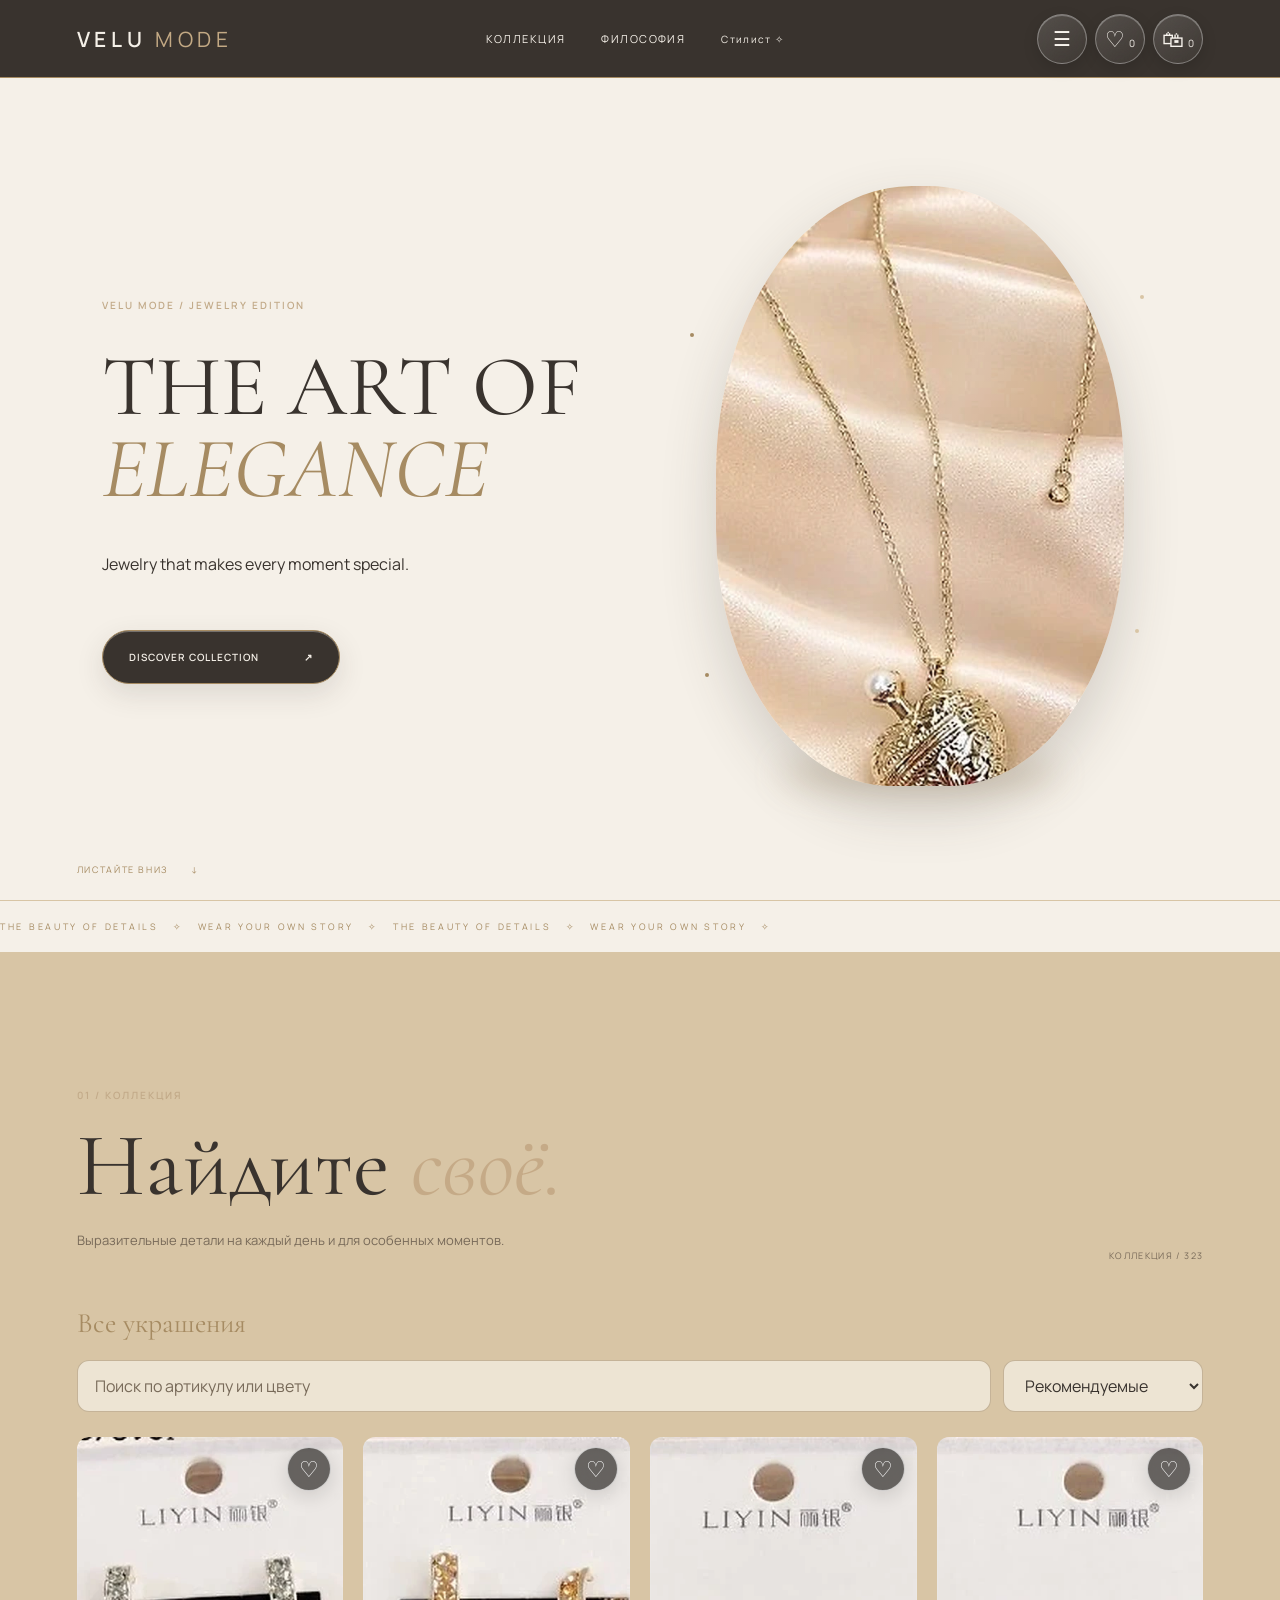
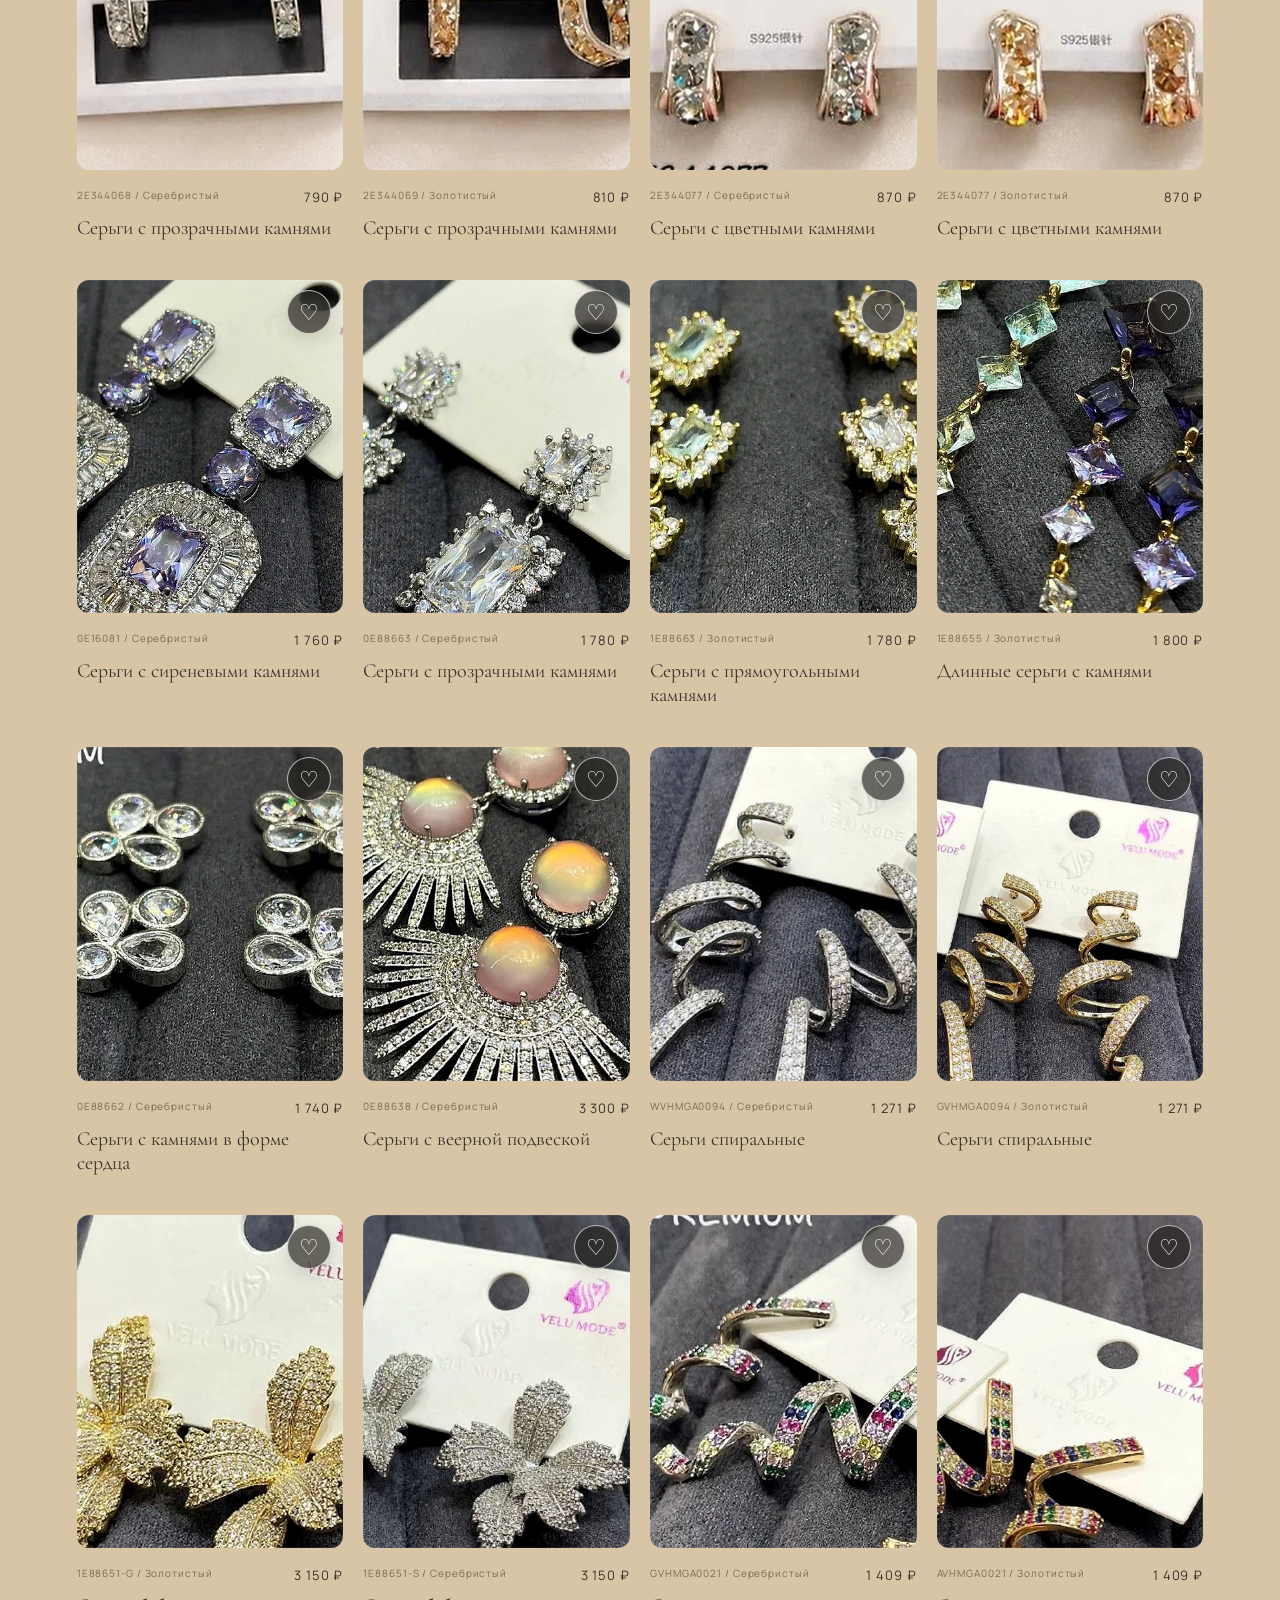
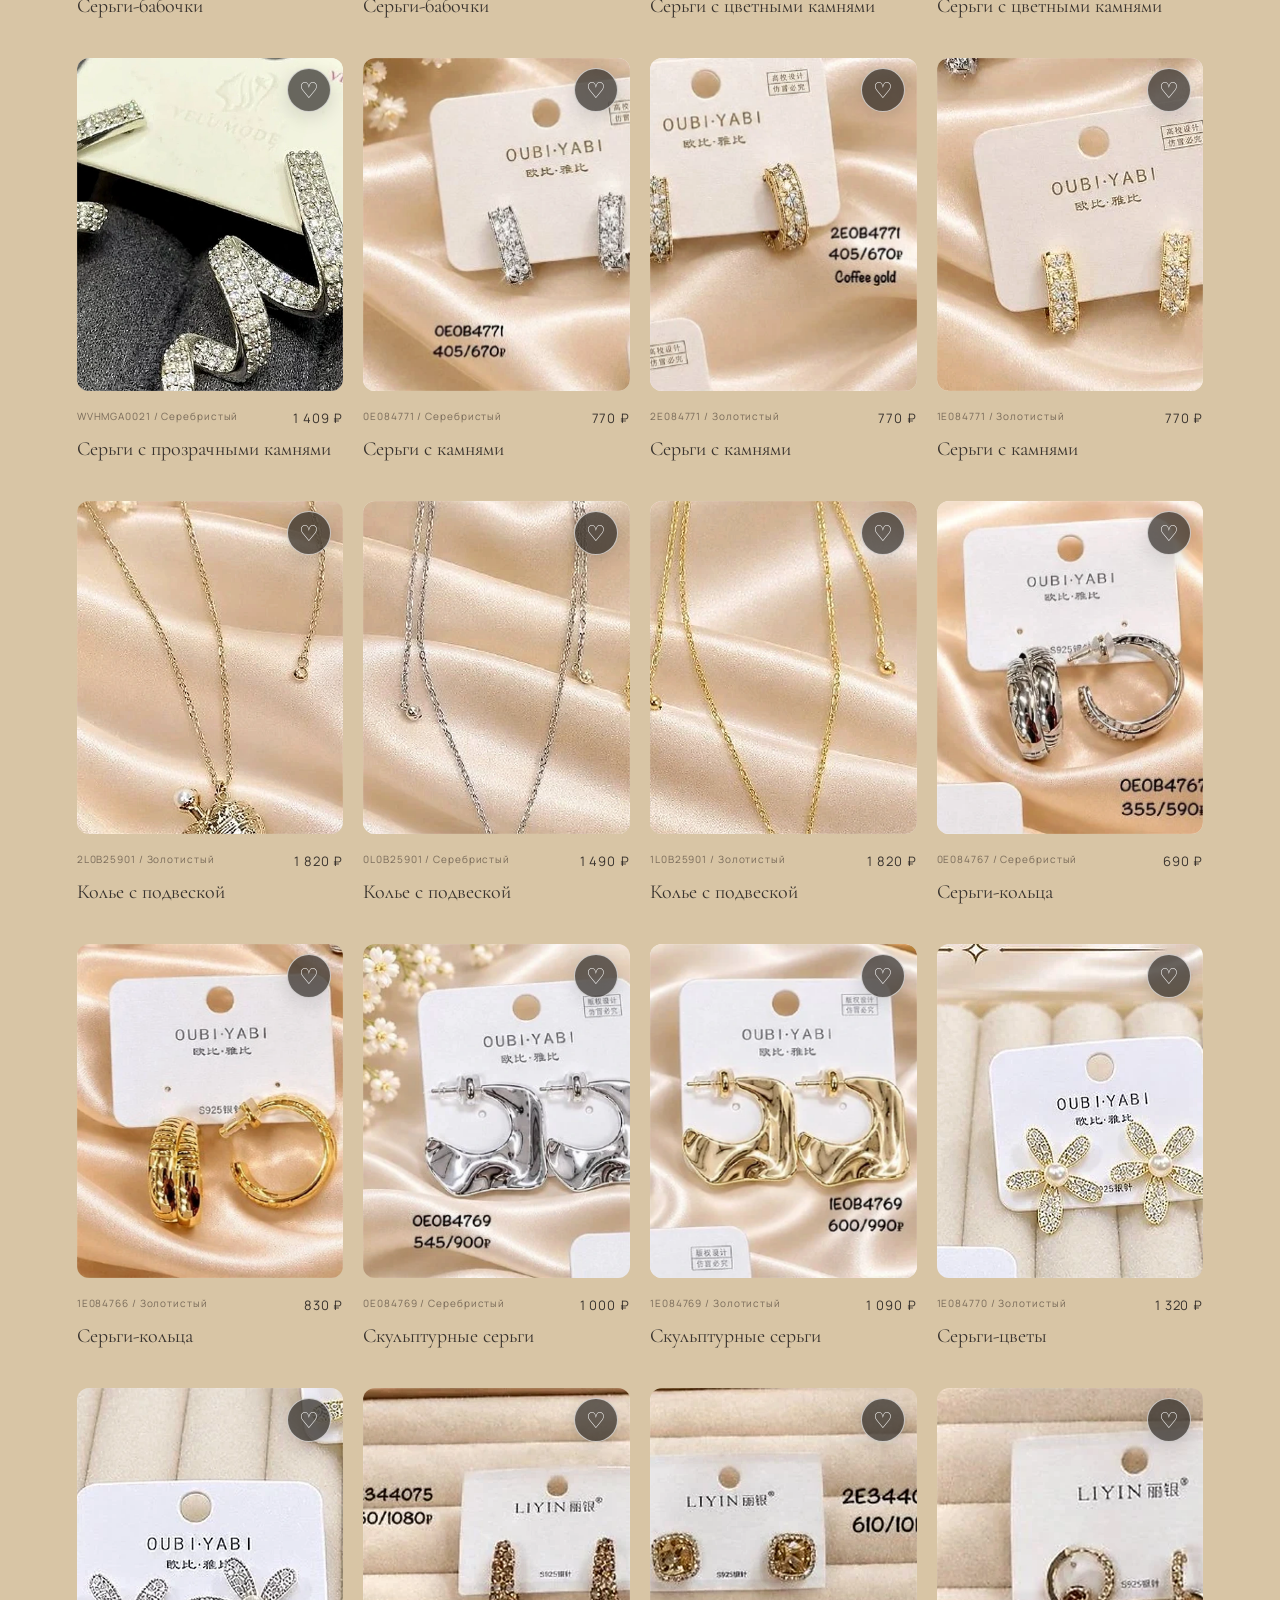
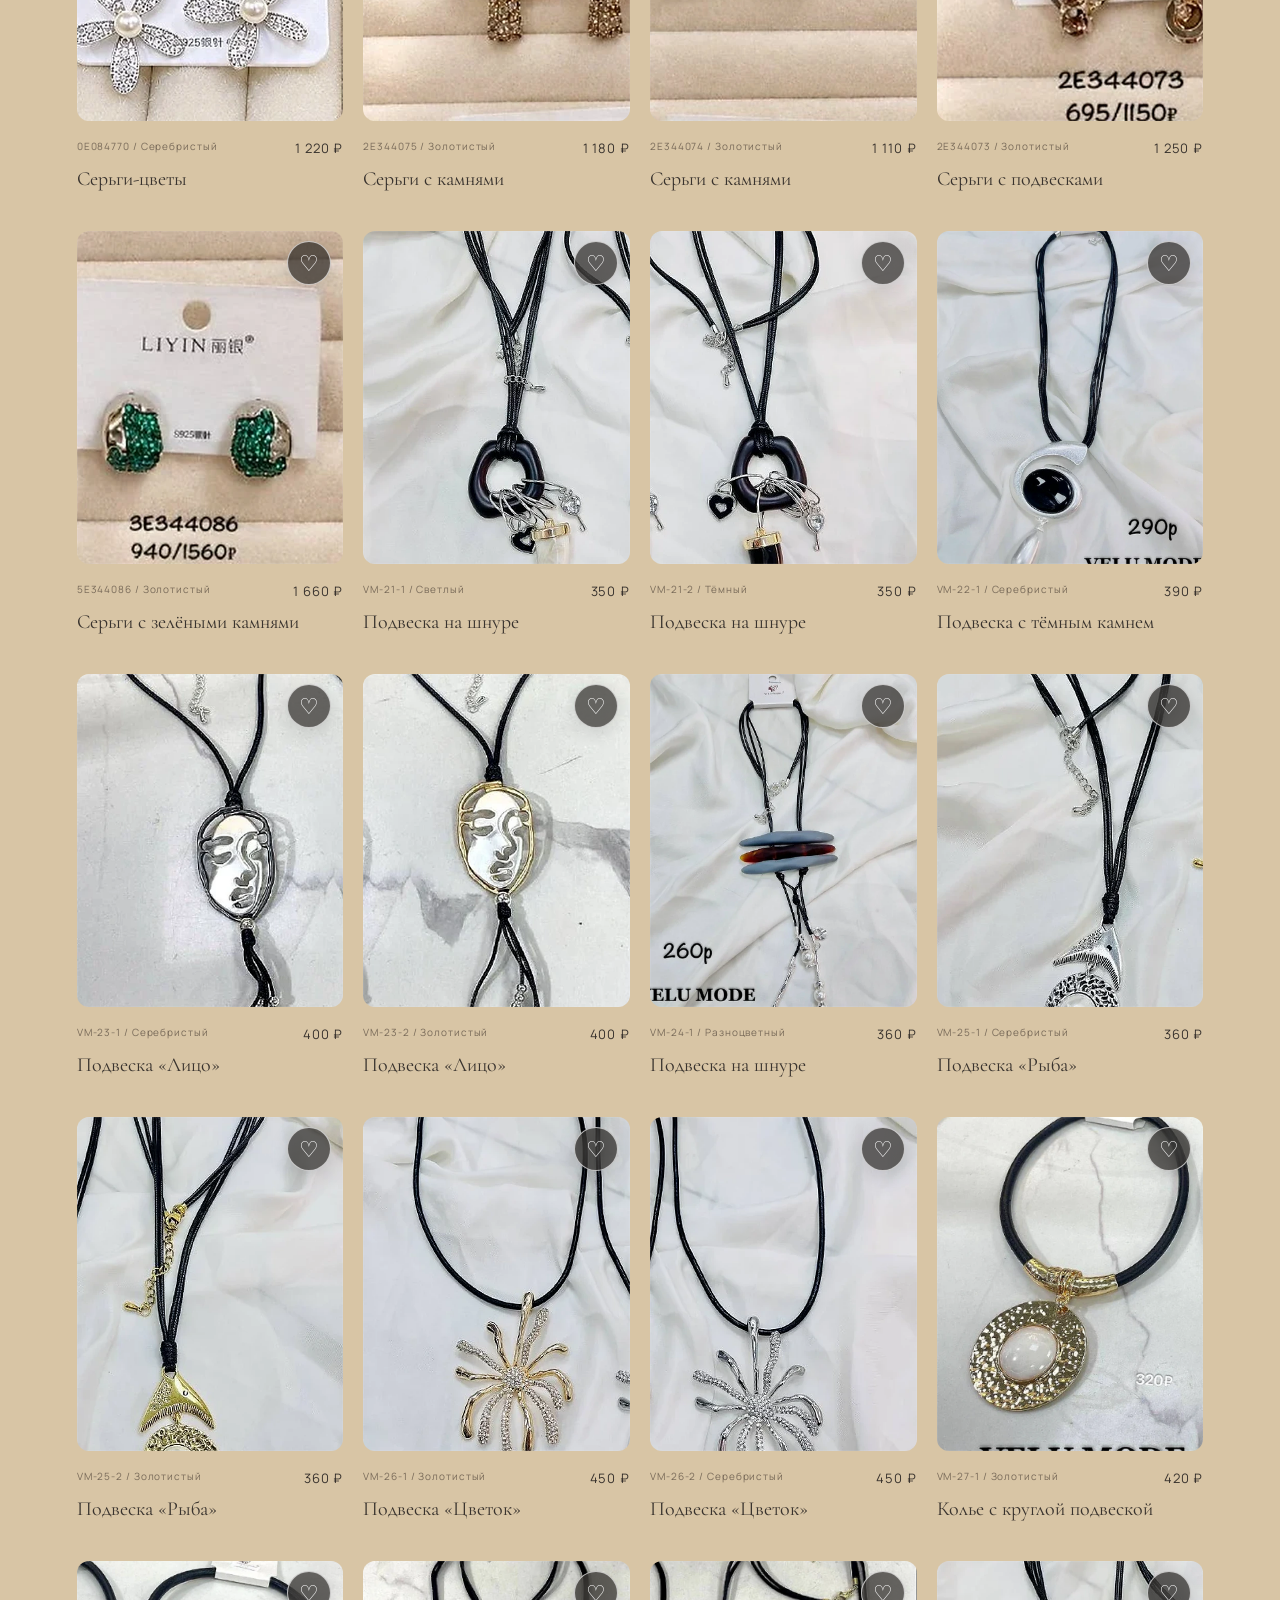
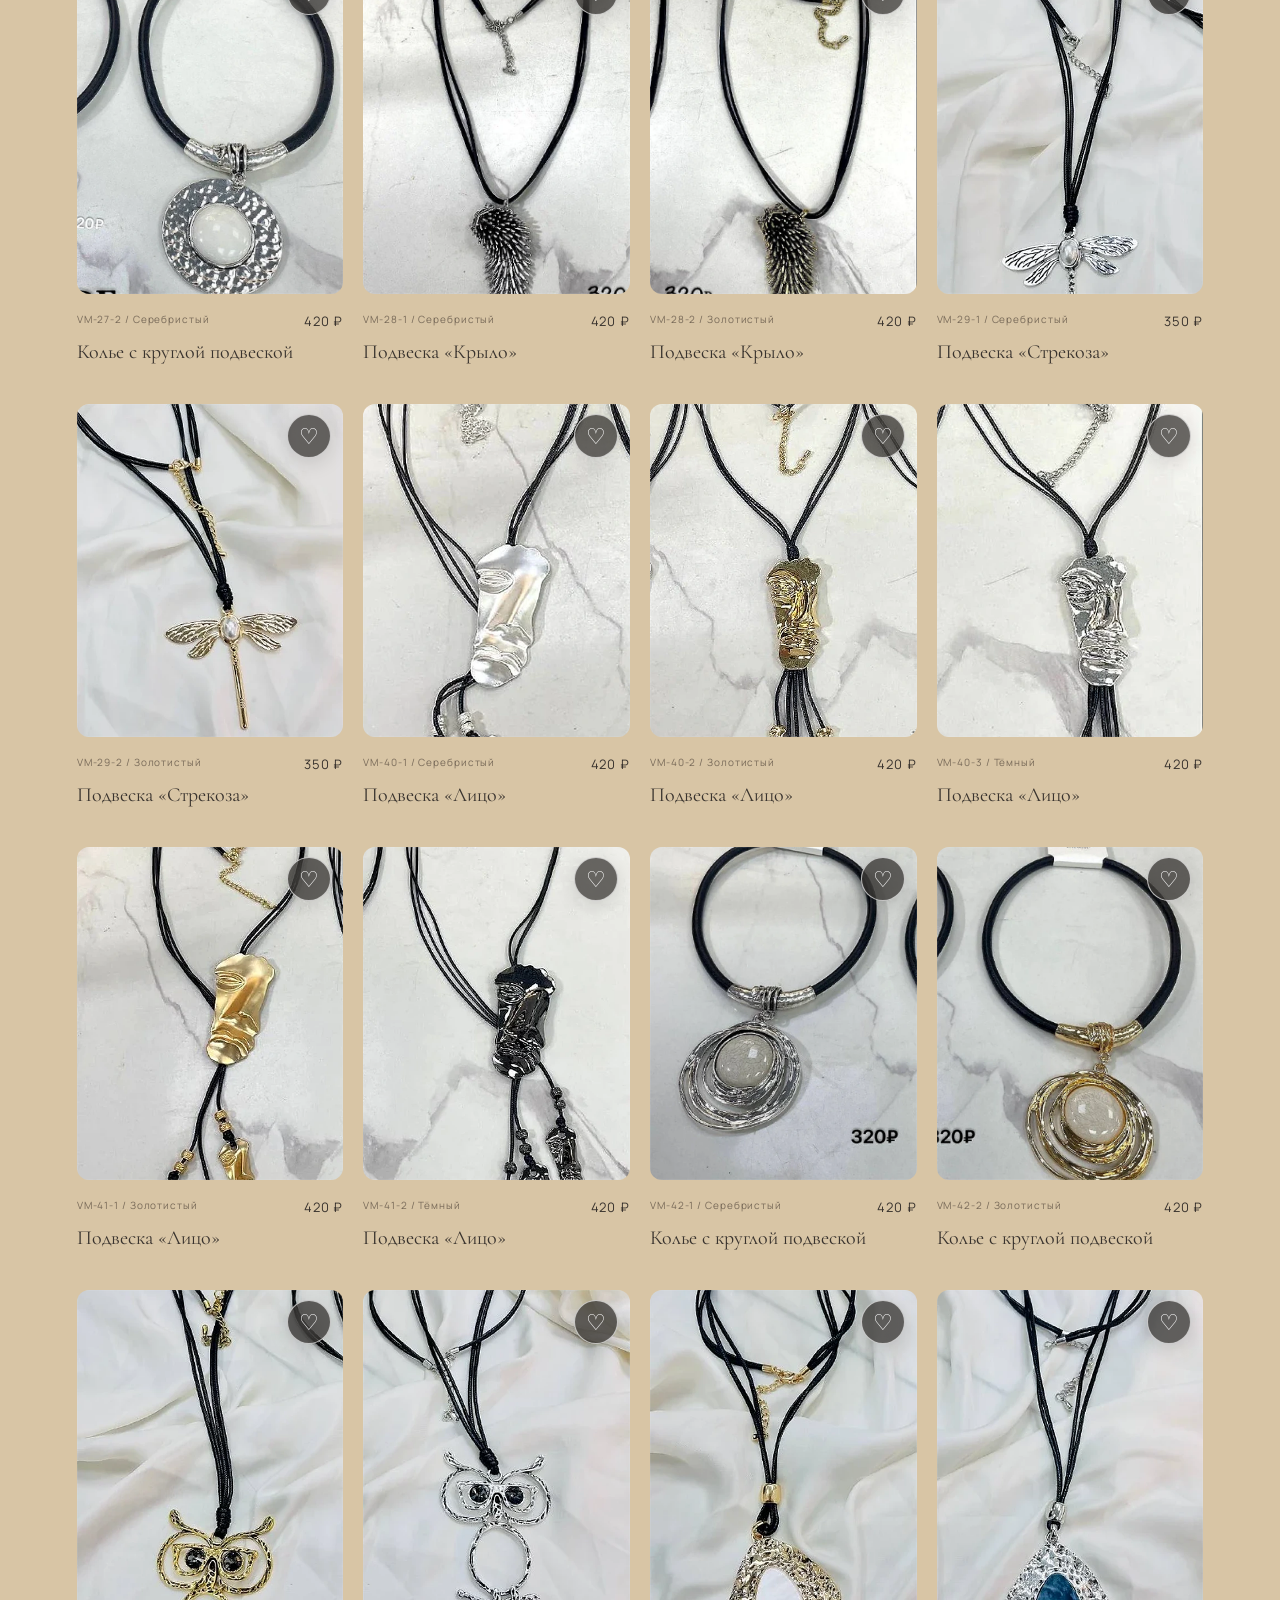
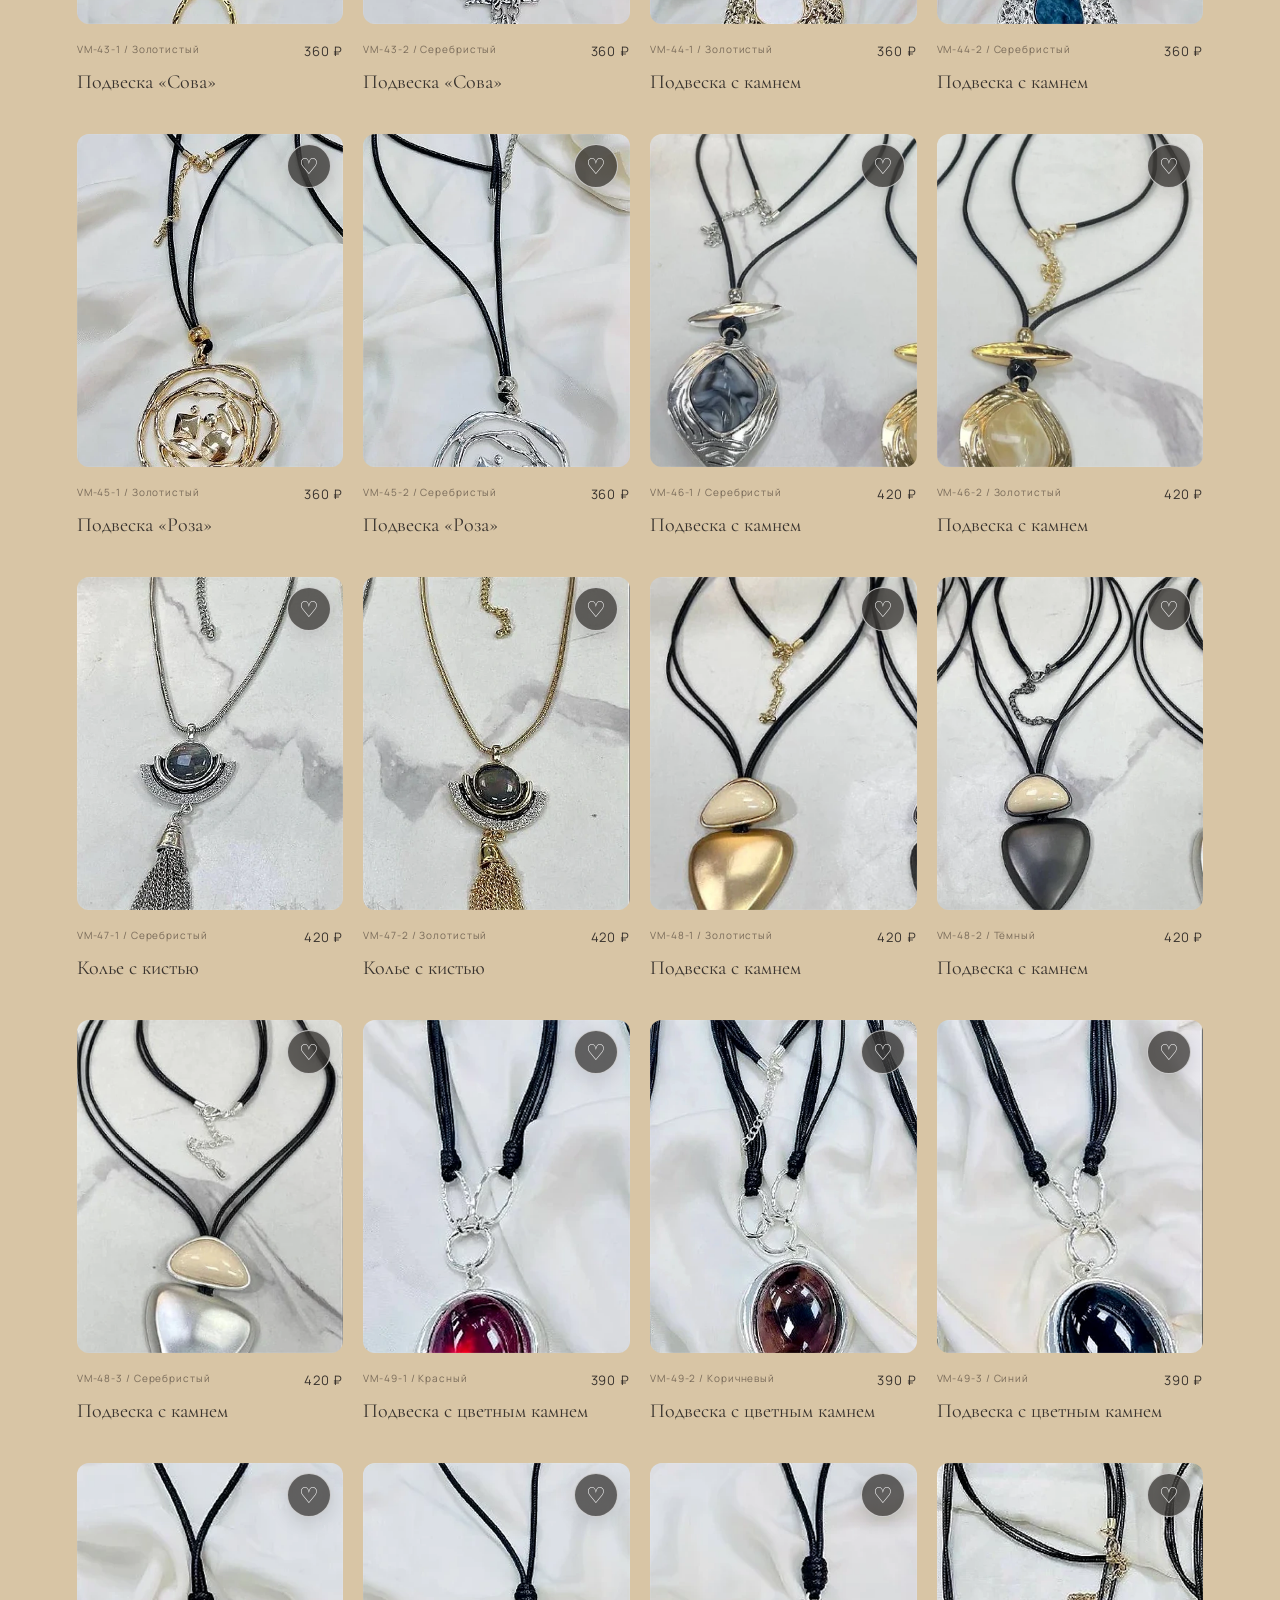
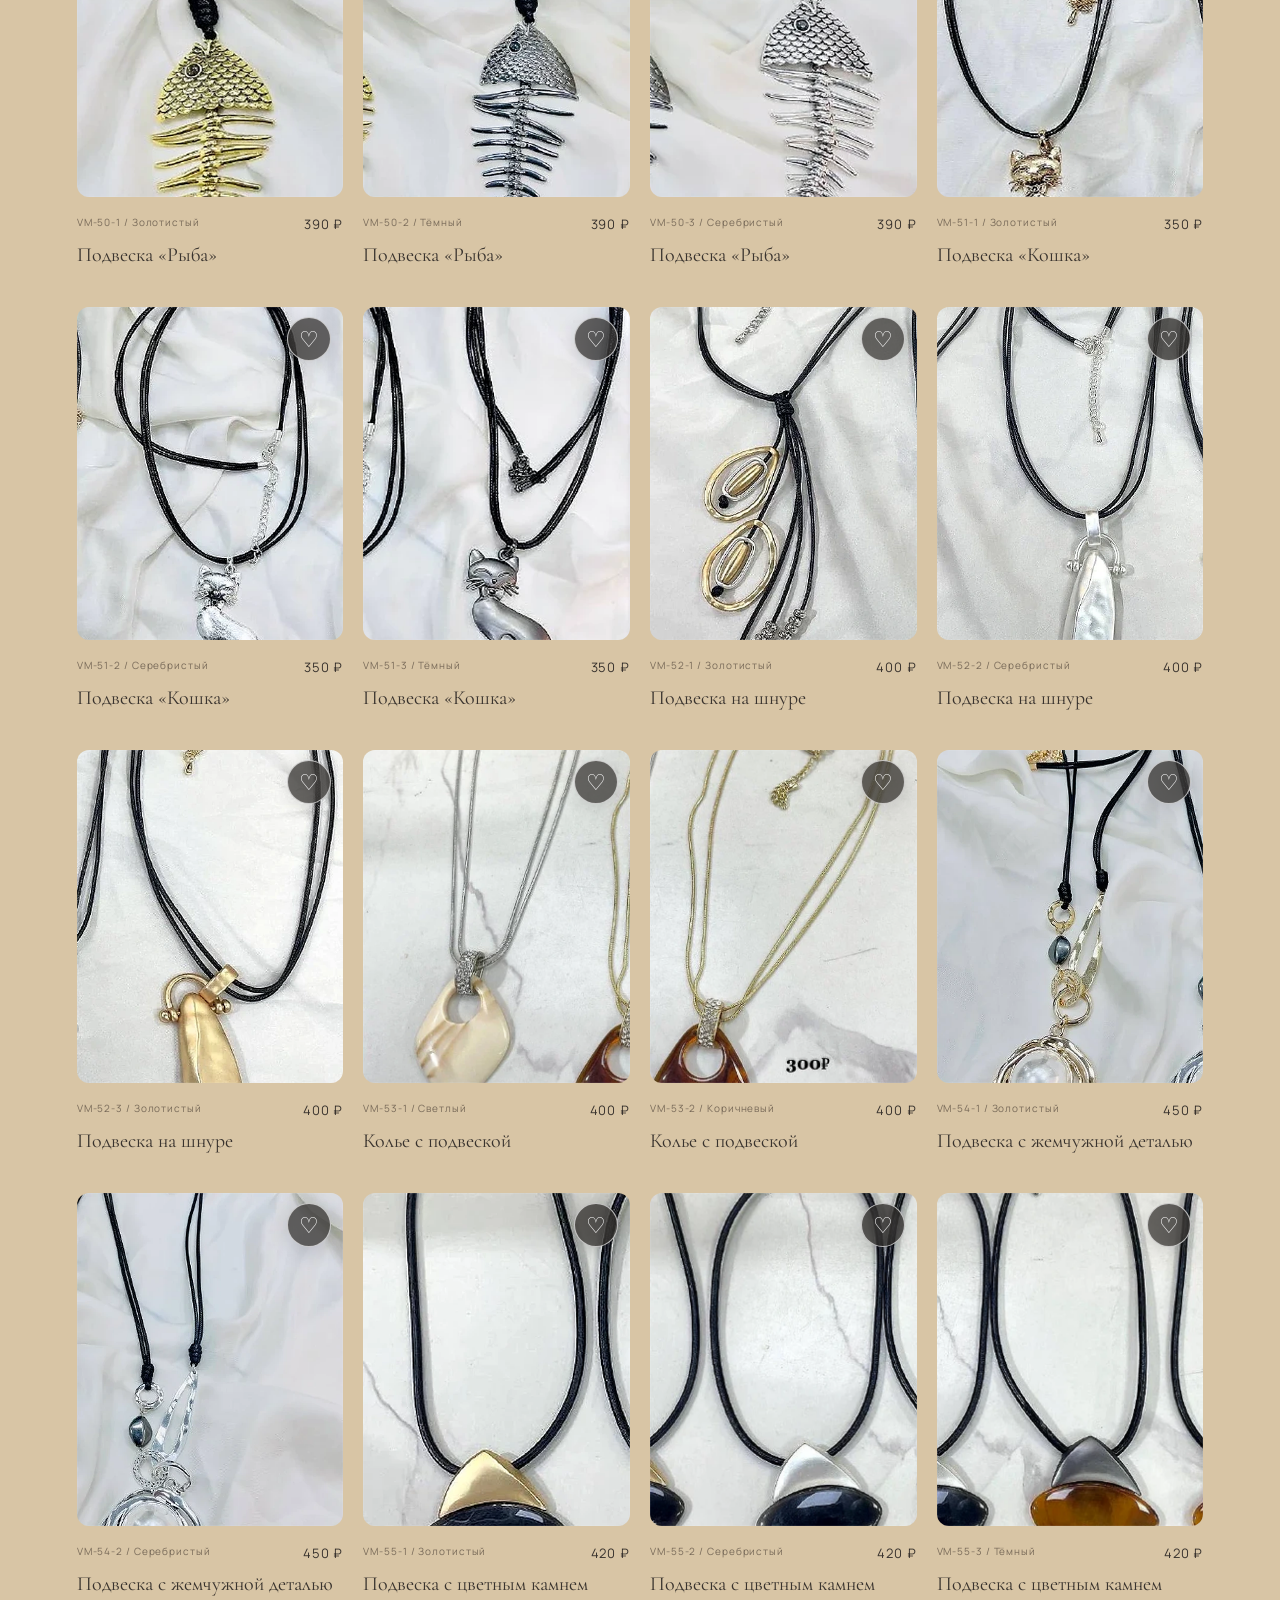
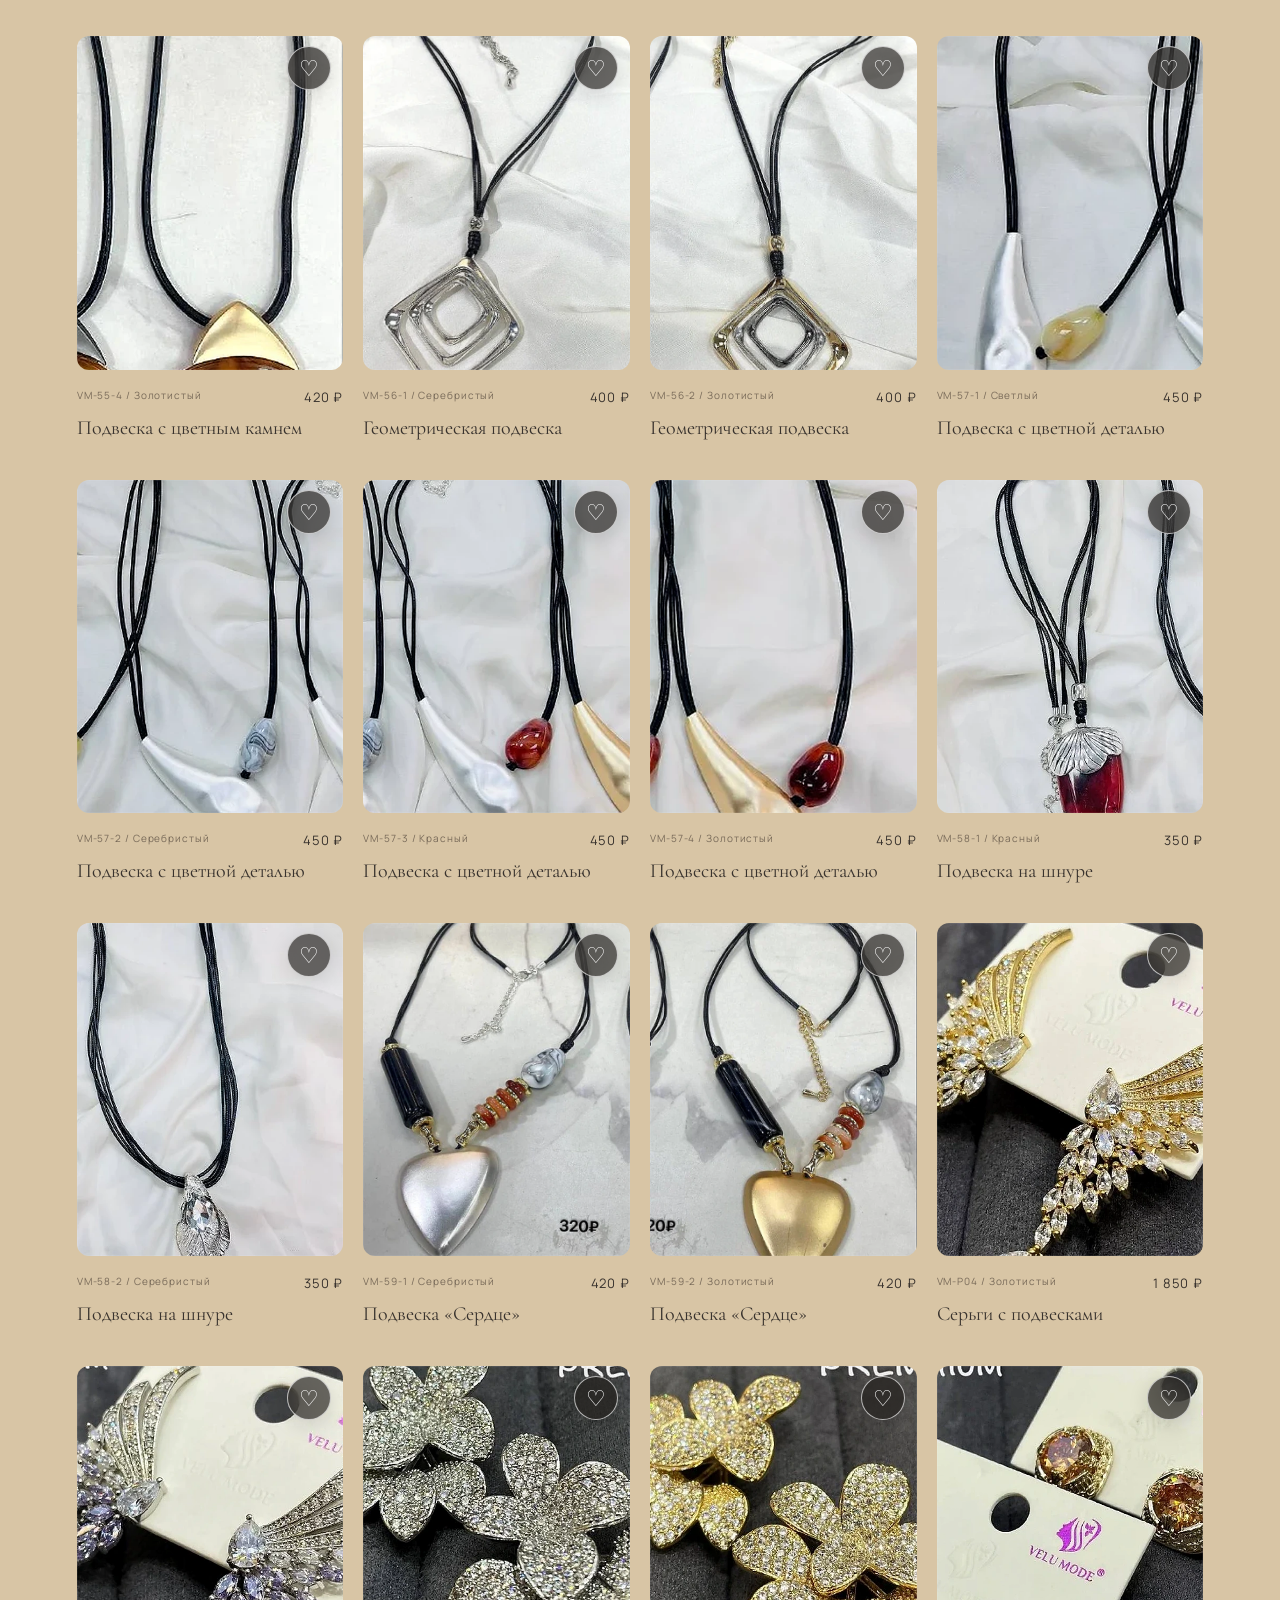
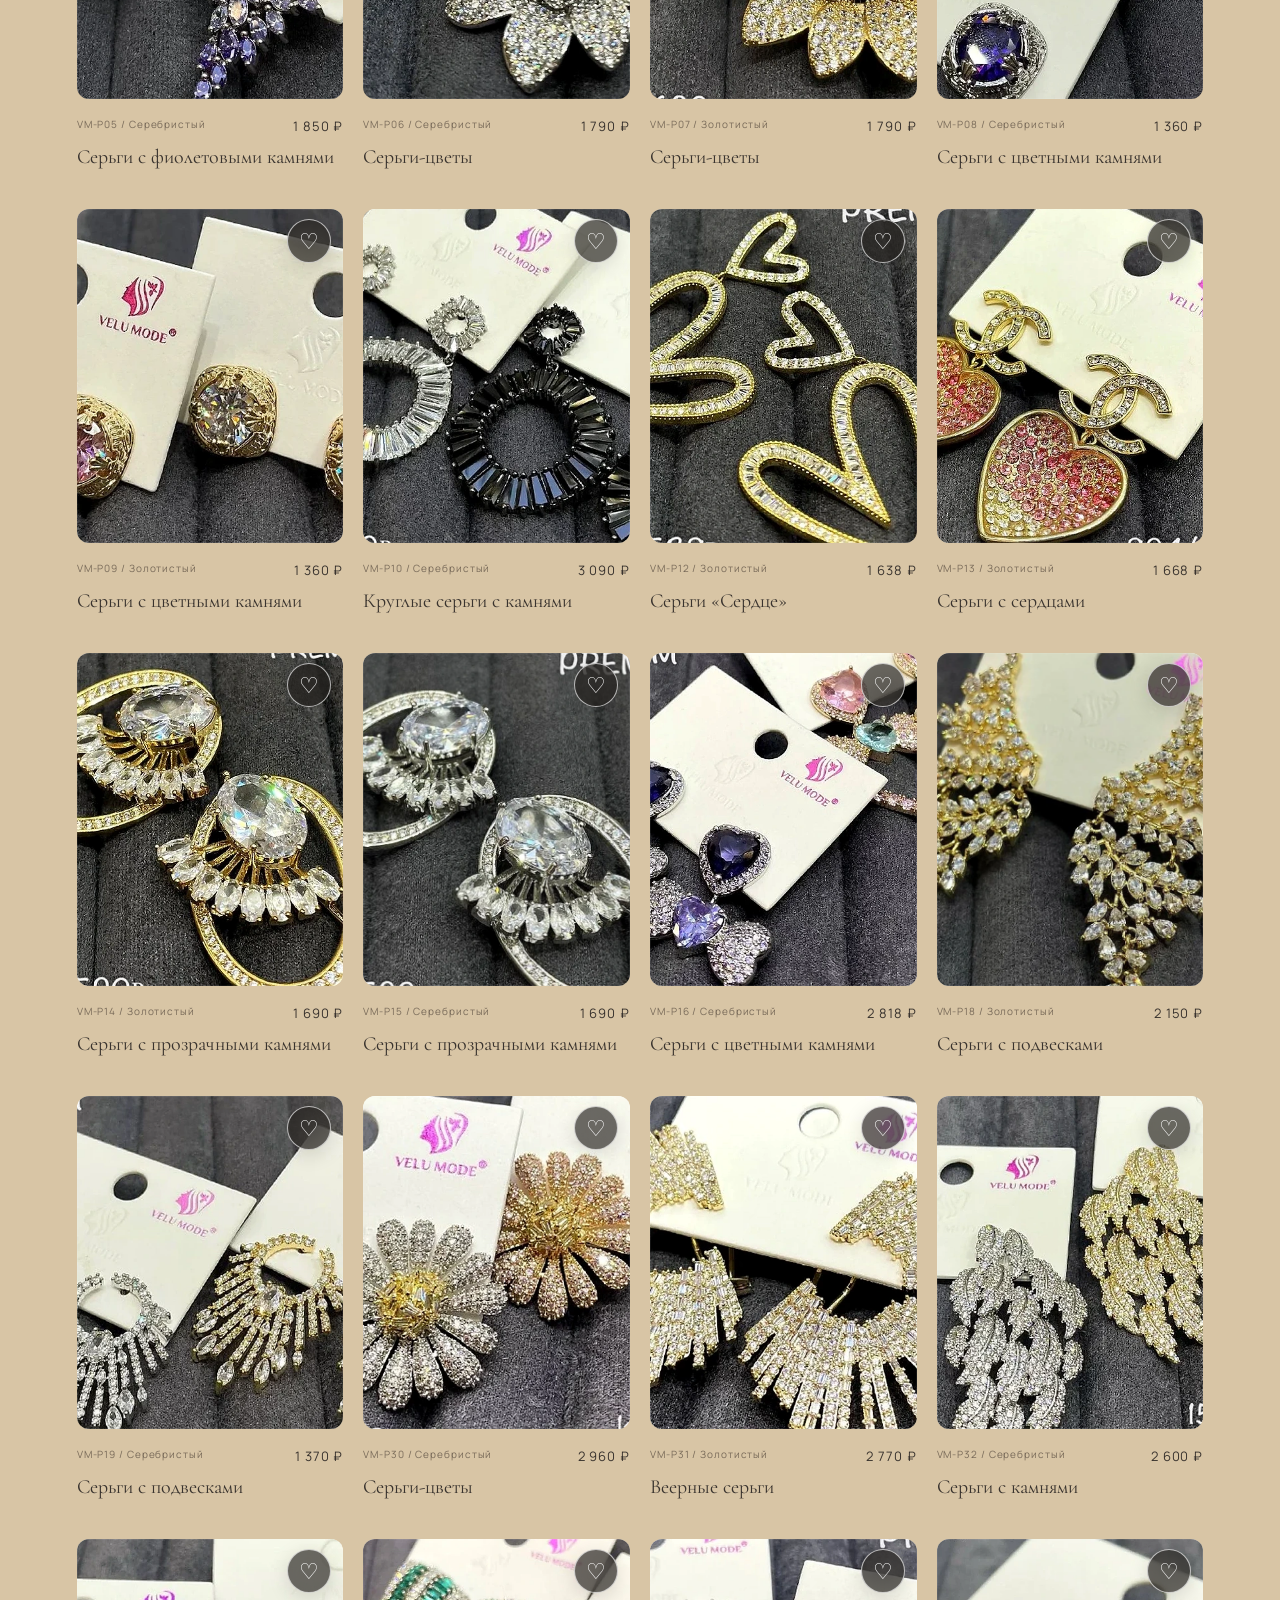
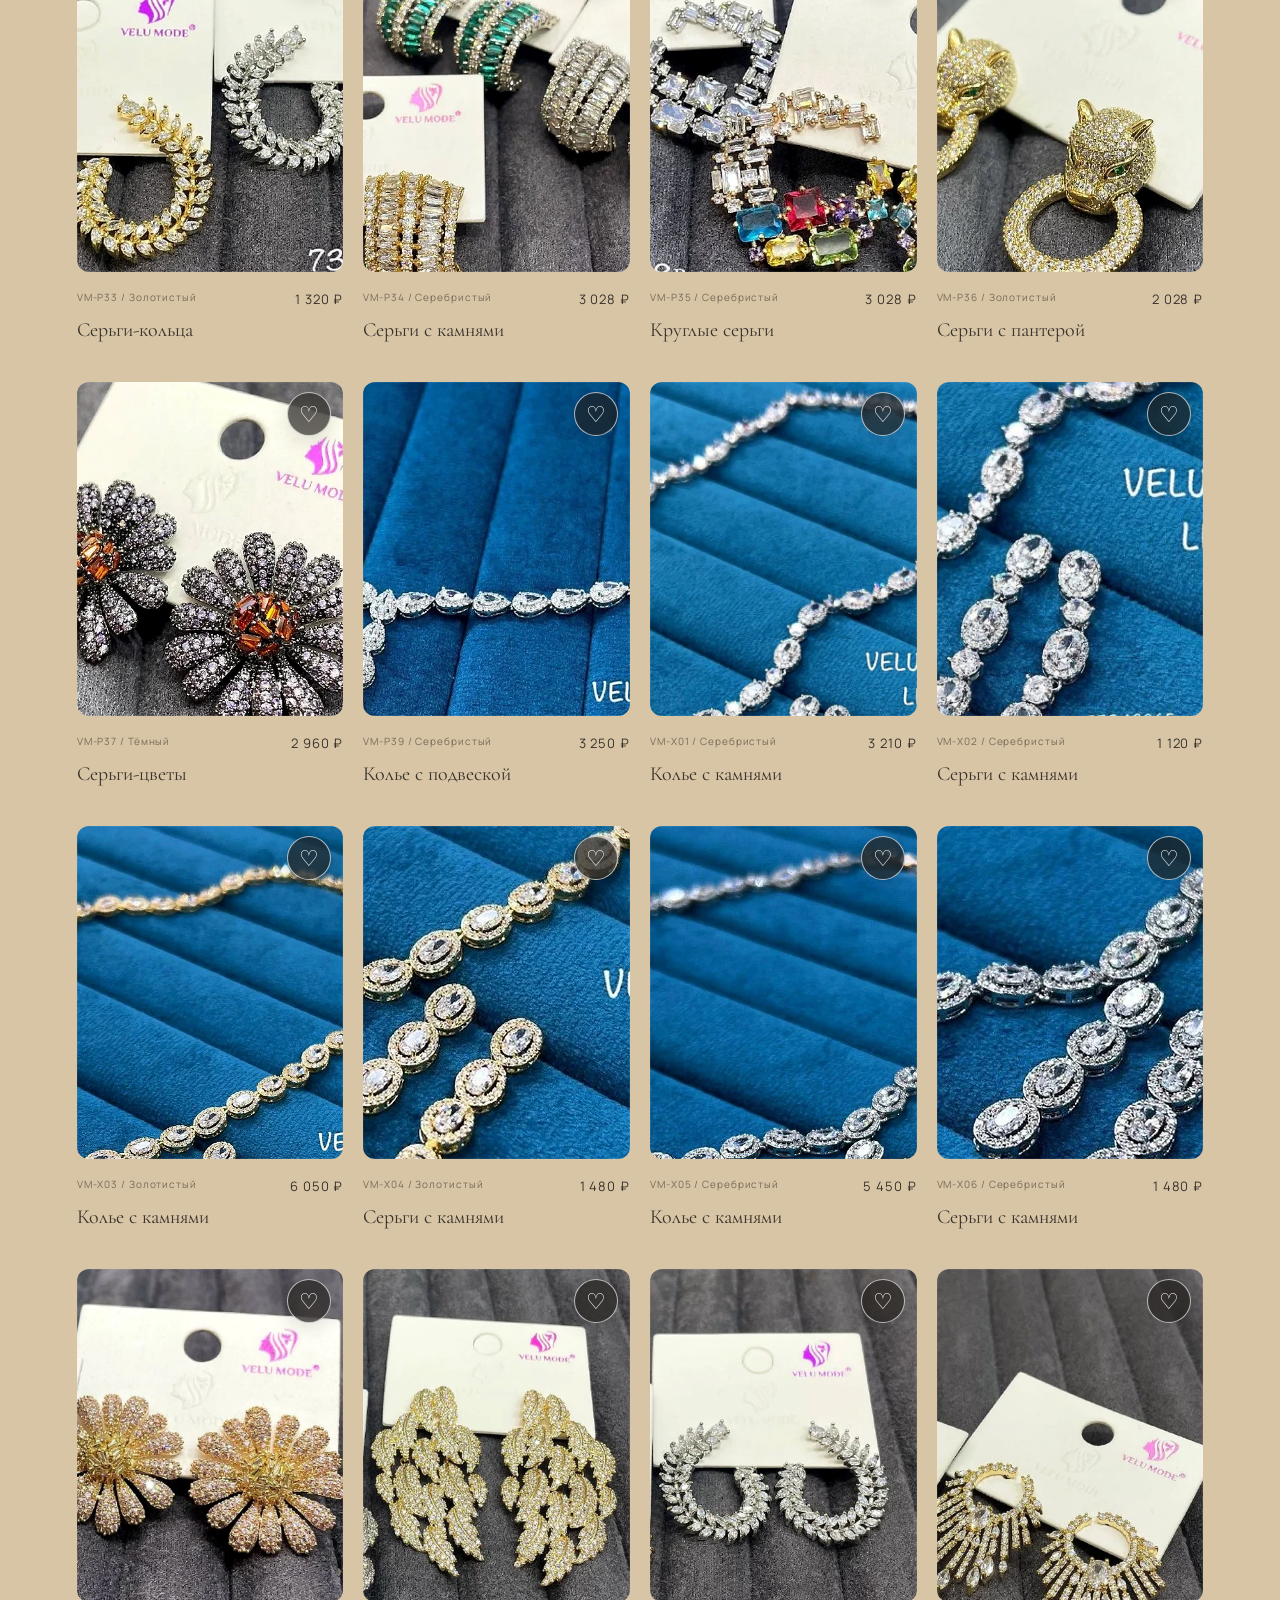
<file: index.html>
<!doctype html><html lang="ru"><head><meta charset="utf-8"><meta name="viewport" content="width=device-width,initial-scale=1,viewport-fit=cover"><meta name="description" content="Украшения VELU MODE — детали, которые создают настроение."><meta name="theme-color" content="#171613"><title>VELU MODE — украшения с характером</title><link rel="stylesheet" href="style.css"></head><body><header><a class="logo" href="#top">VELU <span>MODE</span></a><nav aria-label="Основная навигация"><a href="#catalog">Коллекция</a><a href="#about">Философия</a><button class="nav-stylist" data-open-stylist>Стилист ✧</button></nav><div class="header-actions"><button id="menu-open" class="glass icon-btn menu-icon" aria-label="Выбрать категорию украшений">☰</button><button id="bag" class="glass icon-btn" aria-label="Открыть избранное">♡ <span id="count">0</span></button><button id="cart-open" class="glass icon-btn" aria-label="Открыть корзину">🛍 <span id="cart-count">0</span></button></div></header><main id="top"><section class="hero cinematic floating-experience" id="experience"><div class="floating-scene" aria-hidden="true"><div class="jewel-halo"></div><div class="jewel-shadow"></div><div class="jewel-motion"><div class="jewel-tilt"><div class="jewel-image"><img src="item17.webp" alt="" fetchpriority="high"><span class="jewel-reflection"></span></div></div></div><span class="gold-dust dust-one"></span><span class="gold-dust dust-two"></span><span class="gold-dust dust-three"></span><span class="gold-dust dust-four"></span></div><div class="cinematic-copy floating-copy"><p class="eyebrow">VELU MODE / JEWELRY EDITION</p><h1>THE ART OF<br><em>ELEGANCE</em></h1><p class="intro">Jewelry that makes every moment special.</p><a class="button glass discover-link" href="#catalog">DISCOVER COLLECTION <span>↗</span></a></div><div class="hero-bottom">ЛИСТАЙТЕ ВНИЗ <span>↓</span></div></section><div class="marquee" aria-hidden="true"><div>THE BEAUTY OF DETAILS &nbsp; ✧ &nbsp; WEAR YOUR OWN STORY &nbsp; ✧ &nbsp; THE BEAUTY OF DETAILS &nbsp; ✧ &nbsp; WEAR YOUR OWN STORY &nbsp; ✧ &nbsp;</div></div><section class="catalog" id="catalog"><div class="section-head reveal"><div><p class="eyebrow">01 / КОЛЛЕКЦИЯ</p><h2>Найдите <em>своё.</em></h2><p>Выразительные детали на каждый день и для особенных моментов.</p></div><span class="note">КОЛЛЕКЦИЯ / 323</span></div><p id="category-label" class="category-label">Все украшения</p><div class="controls"><label><span class="sr">Поиск по артикулу</span><input id="search" placeholder="Поиск по артикулу или цвету"></label><select id="sort" aria-label="Сортировка товаров"><option value="featured">Рекомендуемые</option><option value="low">Сначала дешевле</option><option value="high">Сначала дороже</option></select></div><div id="grid" class="grid"></div><p id="empty" hidden>Ничего не найдено. Попробуйте другой запрос.</p></section><section class="stylist-banner reveal"><div><p class="eyebrow">ВАШ ЛИЧНЫЙ СТИЛИСТ / ✧</p><h2>Украшение,<br><em>которое почувствуете.</em></h2><p>Расскажите о своих предпочтениях — поможем найти подходящую деталь в коллекции.</p><button class="button glass" data-open-stylist>НАЙТИ СВОЁ УКРАШЕНИЕ <span>↗</span></button></div><div class="stylist-symbol" aria-hidden="true">✧</div></section><section class="editorial" aria-label="Из коллекции"><div class="editorial-intro reveal"><p class="eyebrow">THE EDIT / VELU MODE</p><h2>Искусство<br><em>деталей.</em></h2><p>Украшения, которые становятся частью вашей истории.</p><a href="#catalog">СМОТРЕТЬ КОЛЛЕКЦИЮ ↗</a></div><div class="editorial-photo editorial-photo-large reveal"><img src="add-searchj-120.webp" alt="Браслет из коллекции VELU MODE" loading="lazy"><span>01 / EVERYDAY OBJECTS</span></div><div class="editorial-photo editorial-photo-small reveal"><img src="add-searchj-100.webp" alt="Серьги из коллекции VELU MODE" loading="lazy"><span>02 / THE DETAILS</span></div></section><section class="about" id="about"><p class="eyebrow">02 / BRAND STORY</p><h2>THE BEAUTY IS<br><em>IN THE DETAILS.</em></h2><p>Украшения VELU MODE — это маленькие детали, которые помогают рассказать вашу историю. Выбирайте то, что отражает настроение, индивидуальность и красоту каждого момента.</p><a href="#catalog">СМОТРЕТЬ КОЛЛЕКЦИЮ ↗</a></section></main><footer><a class="logo" href="#top">VELU <span>MODE</span></a><p>Украшения для вашего настроения.</p><button class="text-button" data-open-stylist>СТИЛИСТ ✧</button><small>© VELU MODE</small></footer><dialog id="dialog"><form method="dialog"><button class="close" aria-label="Закрыть">×</button></form><p class="eyebrow">ВАША ПОДБОРКА</p><h2>Избранное</h2><div id="saved"></div></dialog><dialog id="category-menu" aria-labelledby="menu-title"><form method="dialog"><button class="close" aria-label="Закрыть меню">×</button></form><p class="eyebrow">VELU MODE / COLLECTION</p><h2 id="menu-title">Найдите <em>своё.</em></h2><div class="category-list"><button data-category="all">Все украшения <span>↗</span></button><button data-category="earrings">Серьги <span>↗</span></button><button data-category="bracelets">Браслеты <span>↗</span></button><button data-category="rings">Кольца <span>↗</span></button><button data-category="necklaces">Колье <span>↗</span></button><button data-category="pendants">Подвески <span>↗</span></button></div></dialog><dialog id="product-dialog" aria-labelledby="product-title"><form method="dialog"><button class="close" aria-label="Закрыть">×</button></form><div id="product-detail"></div></dialog><dialog id="cart-dialog" aria-labelledby="cart-title"><form method="dialog"><button class="close" aria-label="Закрыть">×</button></form><p class="eyebrow">ВАША ПОДБОРКА</p><h2 id="cart-title">Корзина</h2><div id="cart-items"></div><div id="cart-total"></div><p class="helper-note">Оформление заказа и оплата пока не подключены.</p></dialog><dialog id="stylist"><form method="dialog"><button class="close" aria-label="Закрыть помощника">×</button></form><p class="eyebrow">VELU MODE / PERSONAL STYLIST ✧</p><h2>Давайте найдём<br><em>вашу деталь.</em></h2><p class="stylist-description">Выберите предпочтения, и стилист подберёт украшения из доступной коллекции.</p><form id="stylist-form"><fieldset><legend>Какой оттенок вам ближе?</legend><div class="options"><label><input type="radio" name="color" value="any" checked><span>Любой</span></label><label><input type="radio" name="color" value="Золотистый"><span>Золотистый</span></label><label><input type="radio" name="color" value="Серебристый"><span>Серебристый</span></label></div></fieldset><label class="budget-label" for="budget">Бюджет до</label><select id="budget"><option value="100000">Любой бюджет</option><option value="800">800 ₽</option><option value="850">850 ₽</option><option value="900">900 ₽</option><option value="1500">1 500 ₽</option><option value="2000">2 000 ₽</option><option value="3500">3 500 ₽</option></select><button type="submit" class="button glass">ПОДОБРАТЬ <span>✧</span></button></form><div id="recommendations" aria-live="polite"></div><p class="helper-note">Подбор по вашим условиям и товарам каталога. Нейросеть пока не подключена.</p></dialog><script src="app.js"></script><script src="experience.js"></script></body></html>
</file>
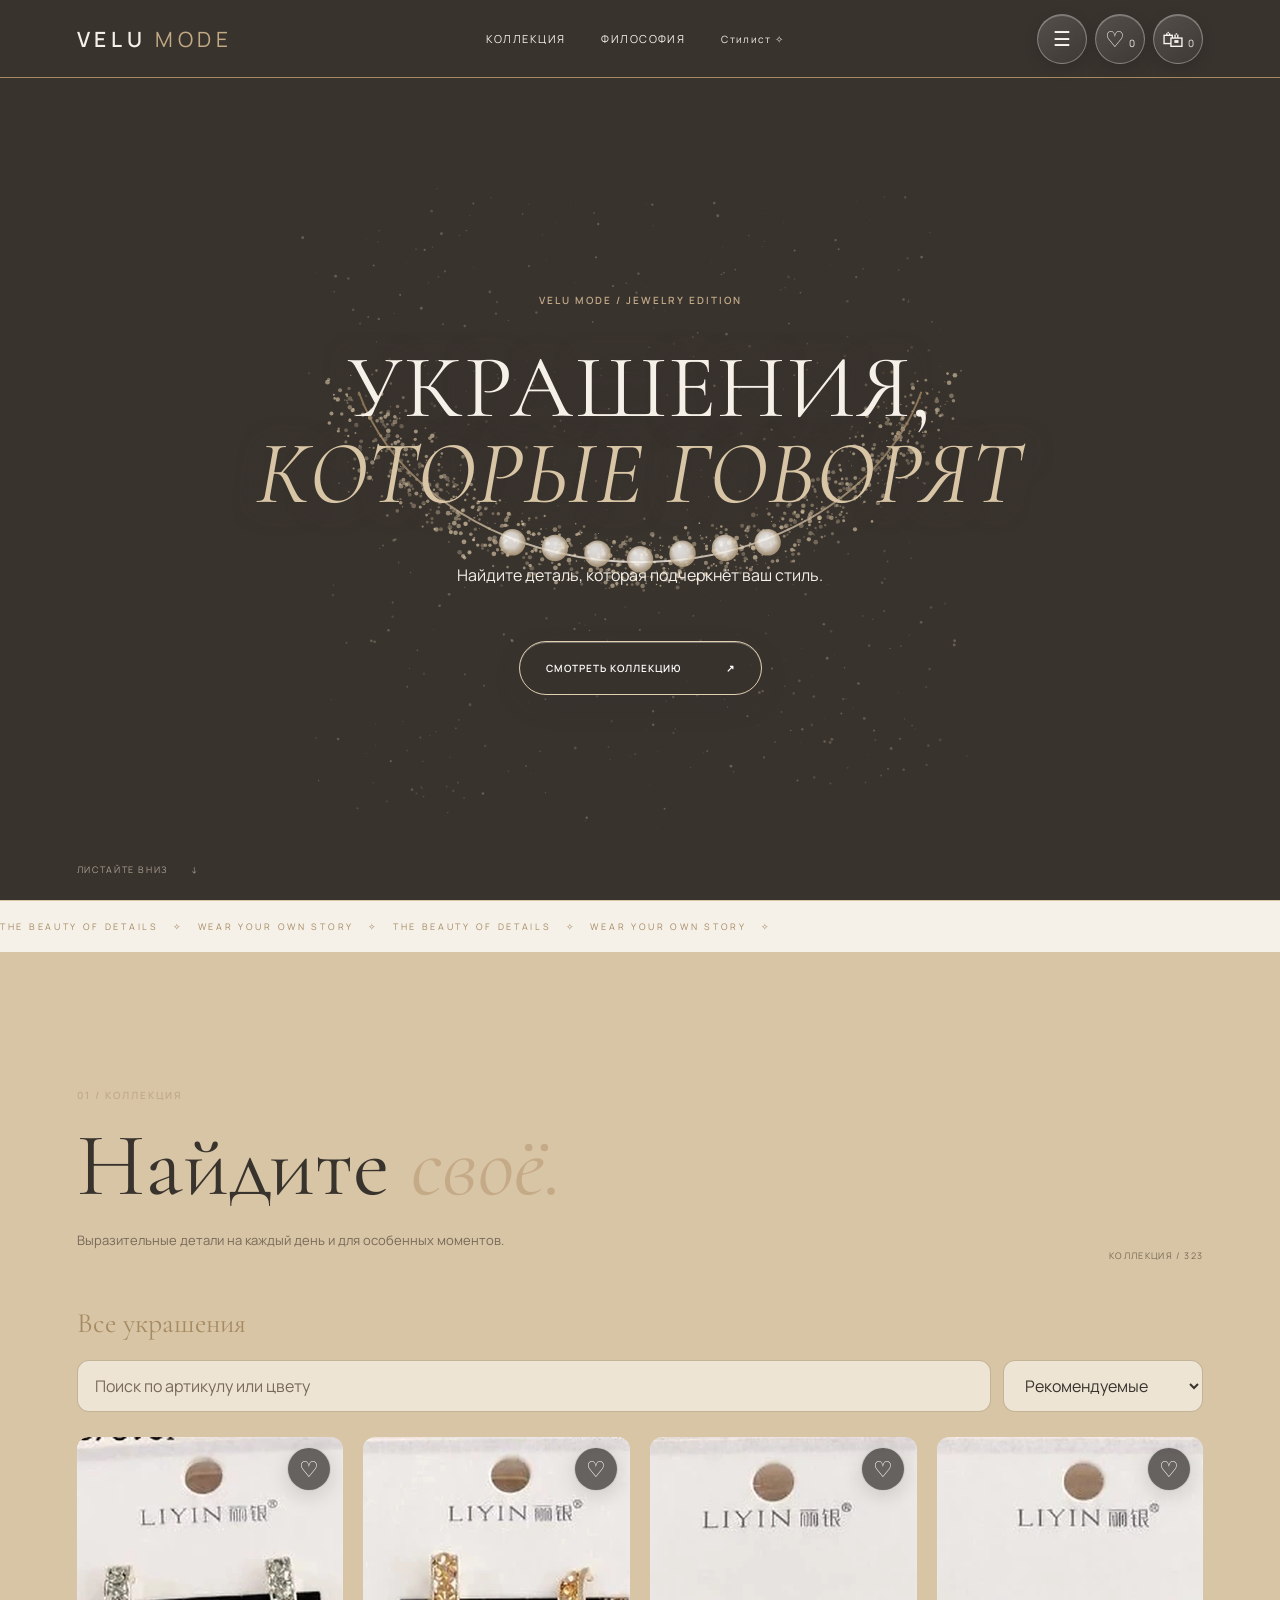
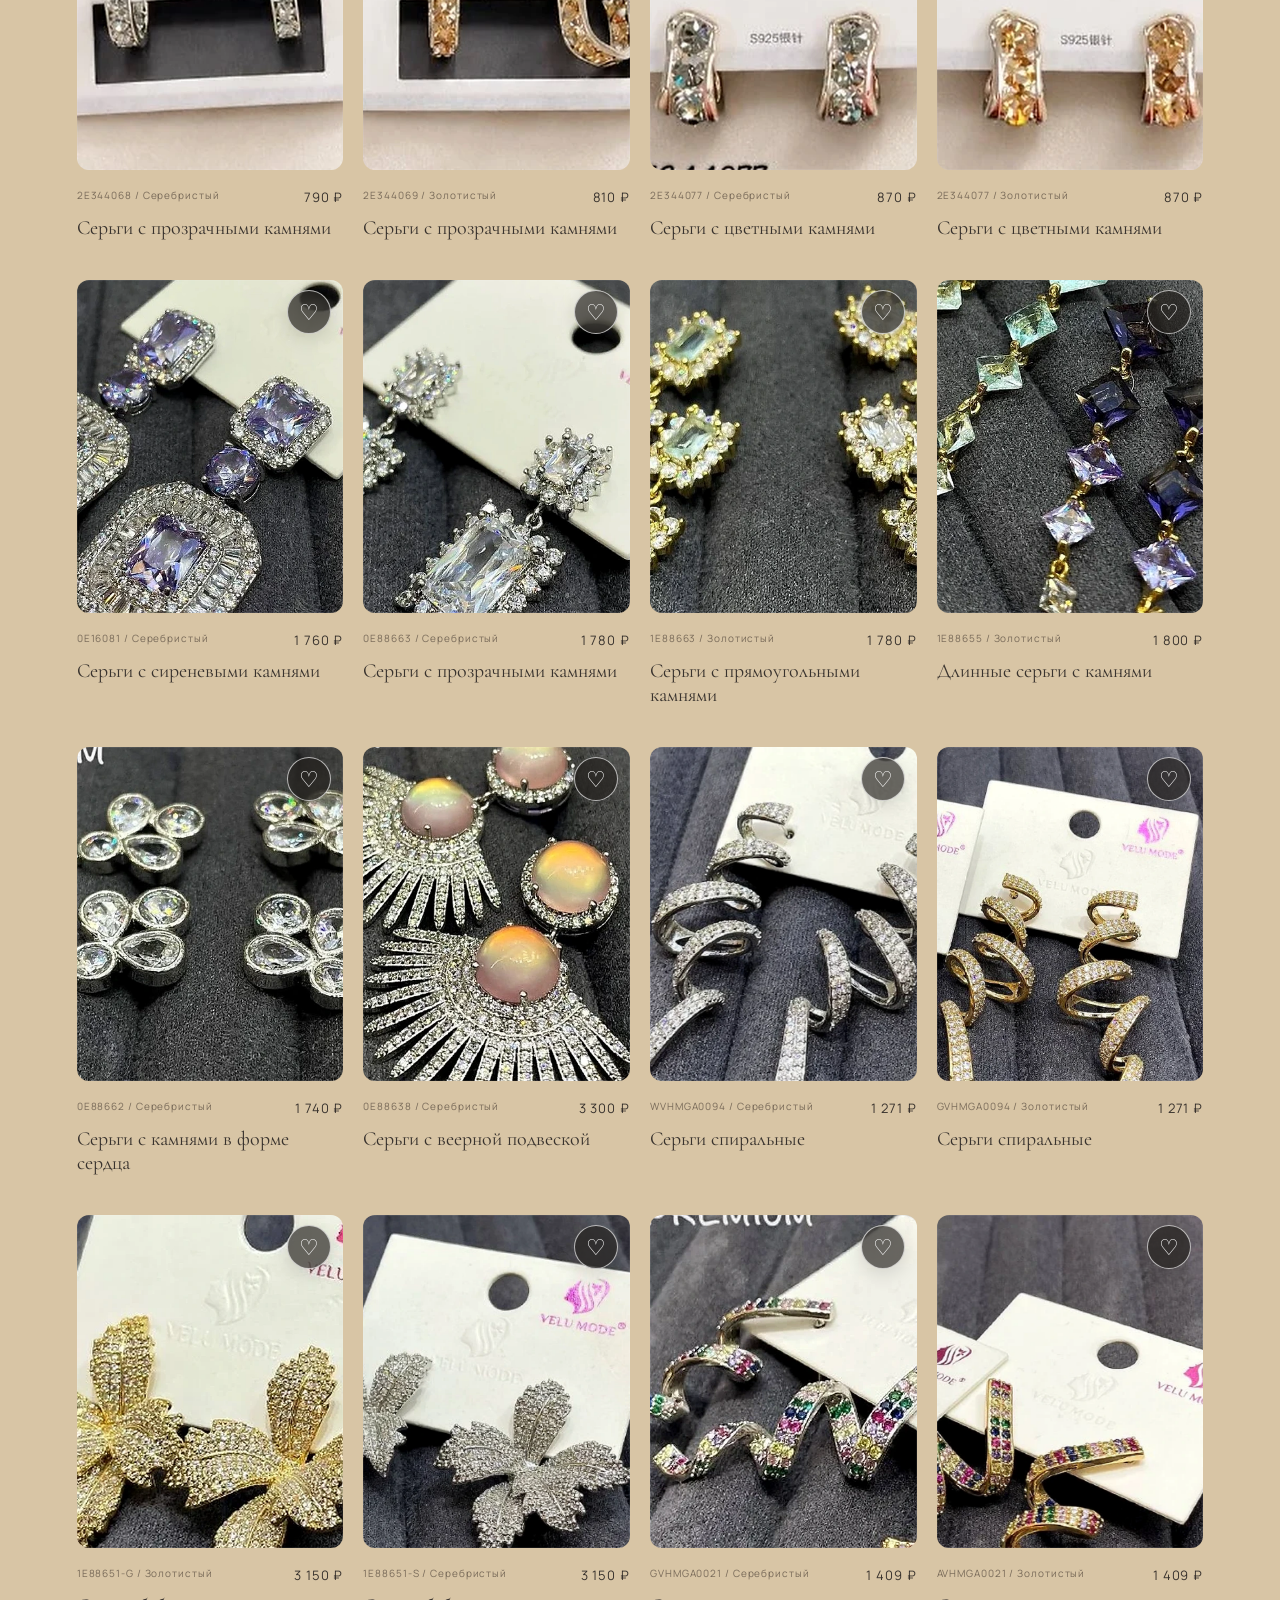
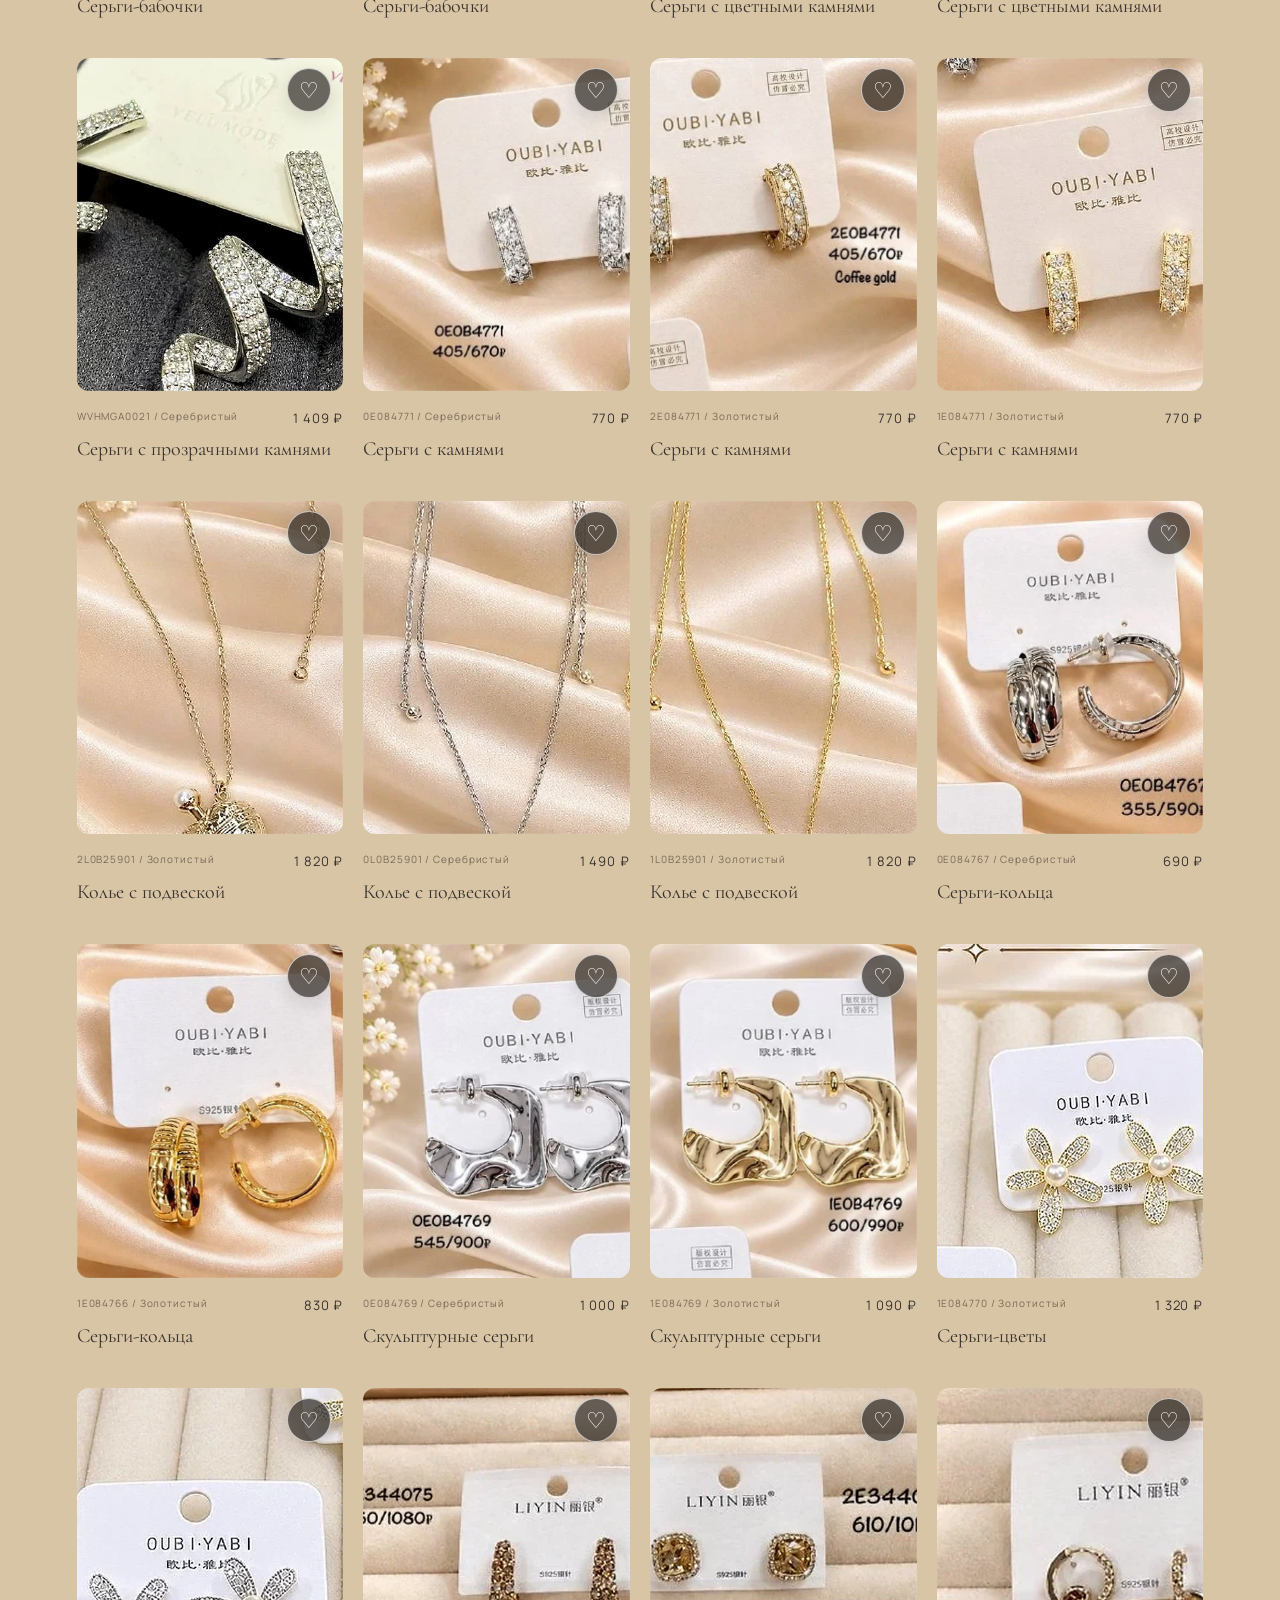
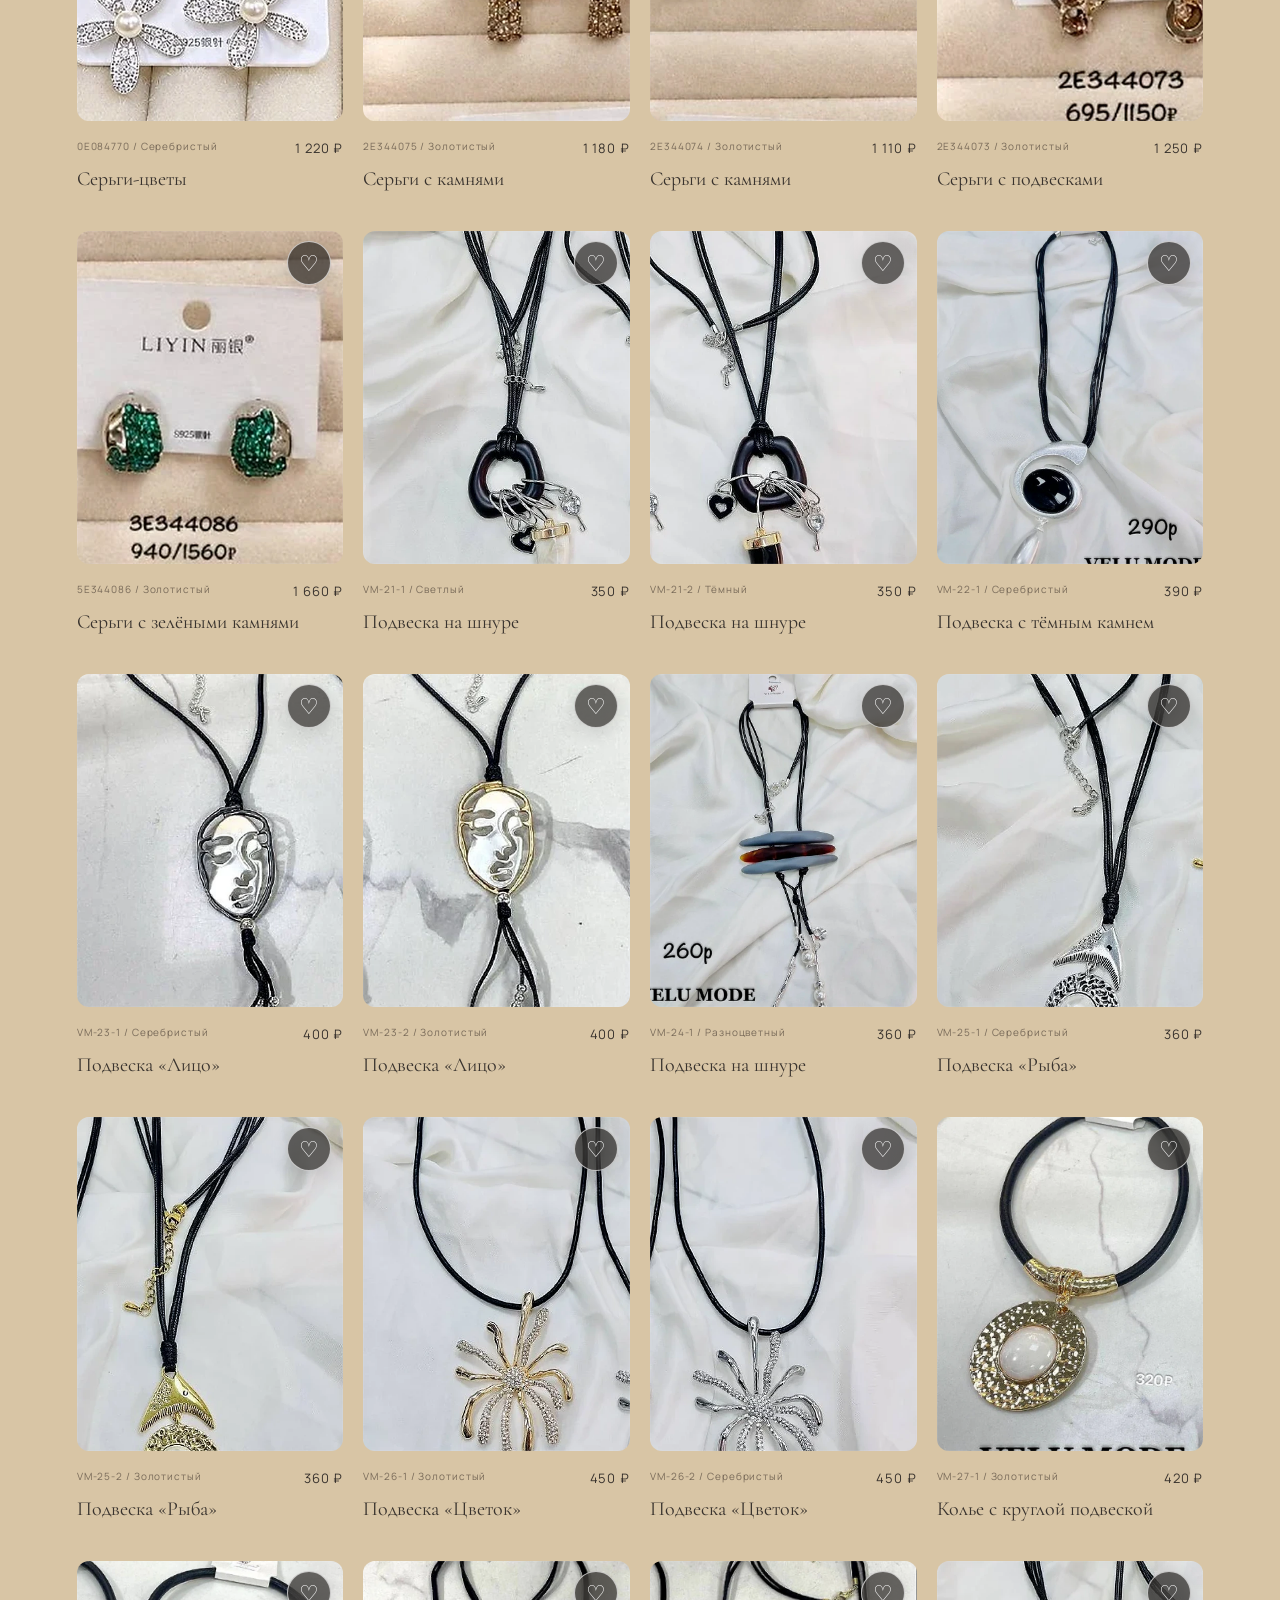
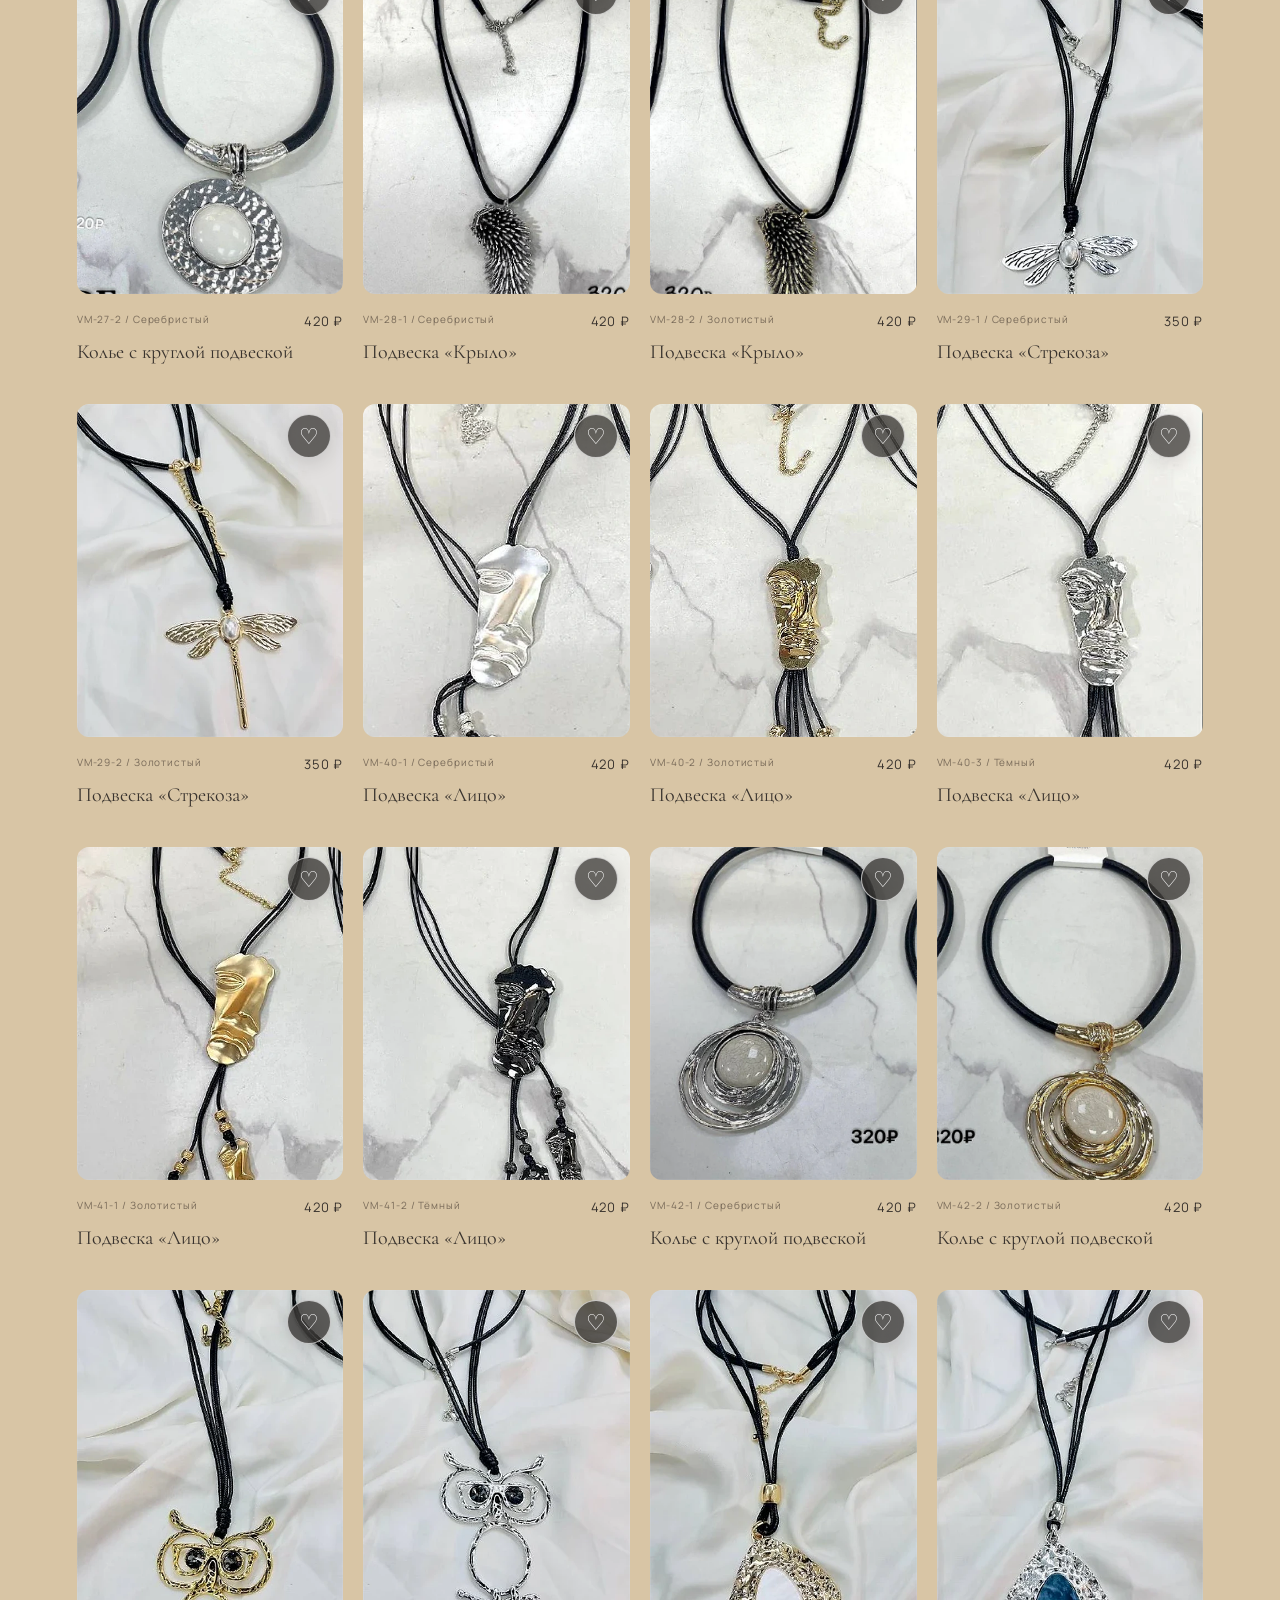
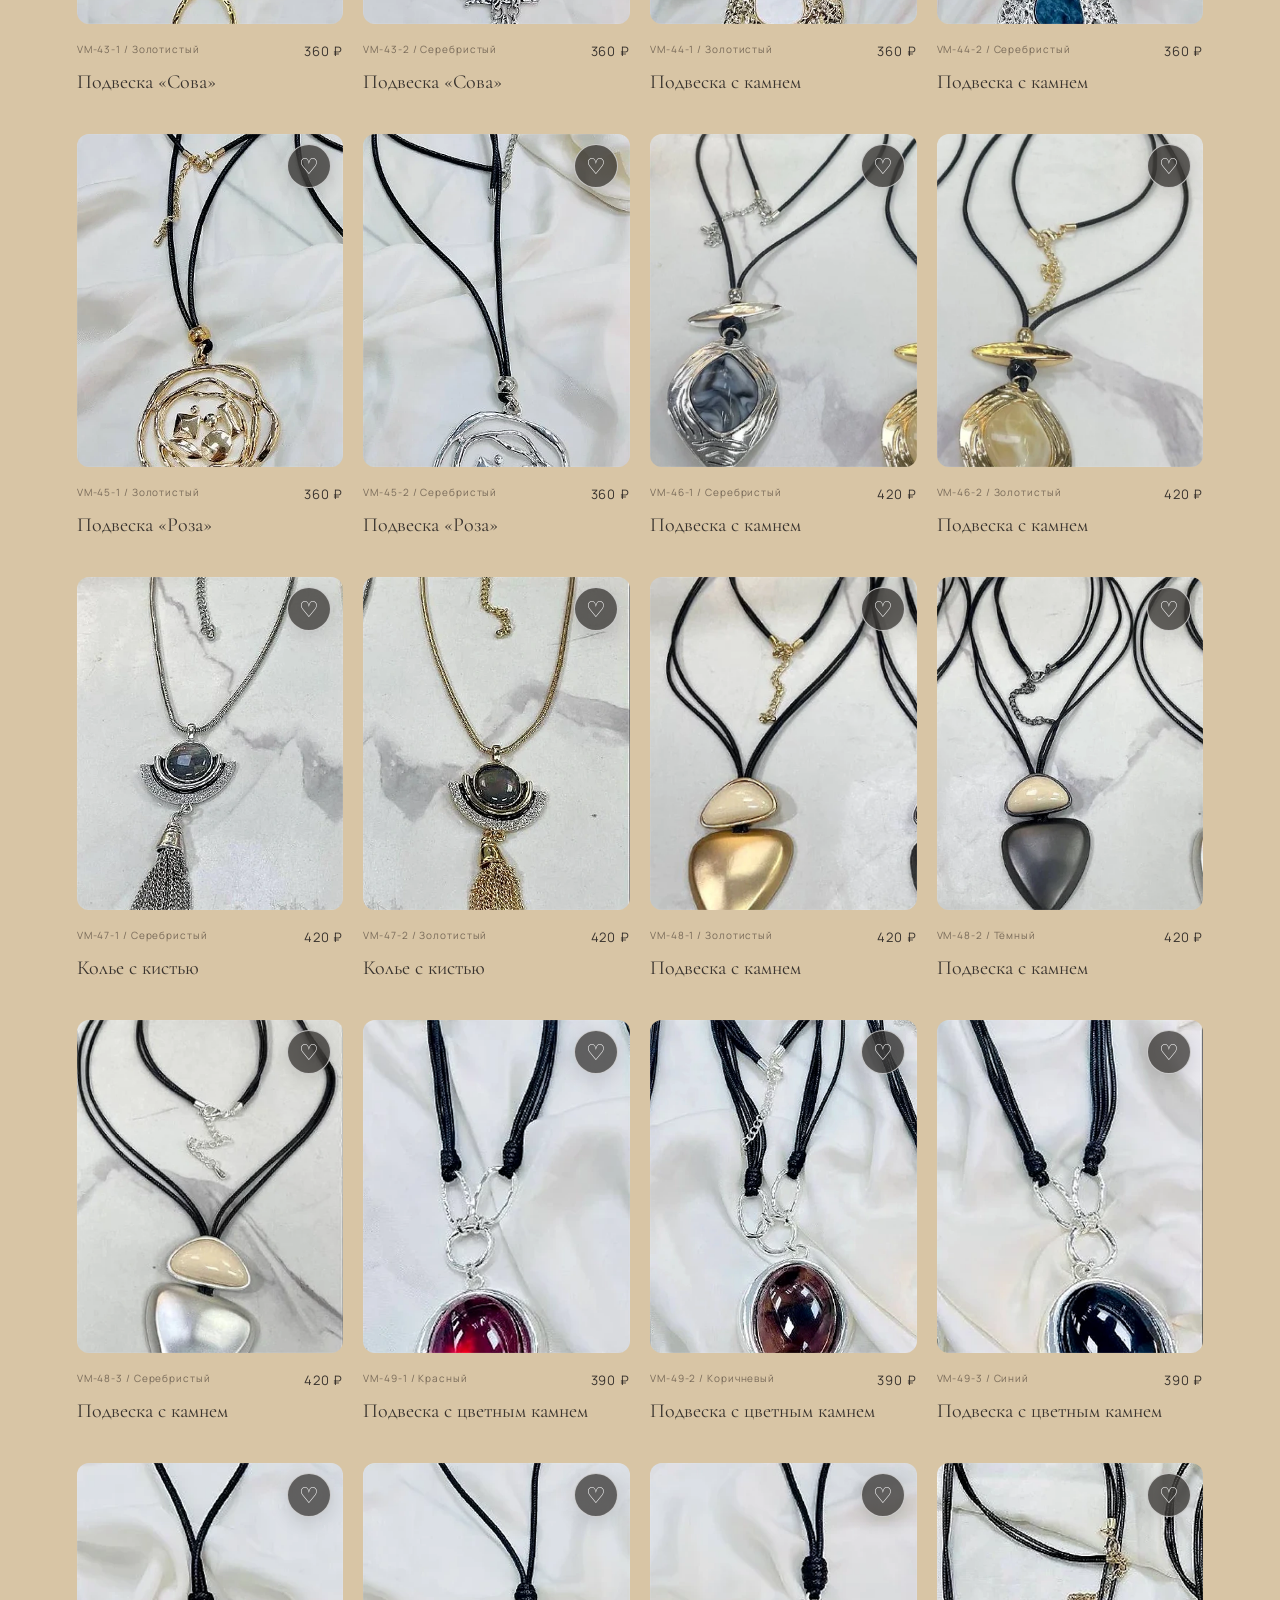
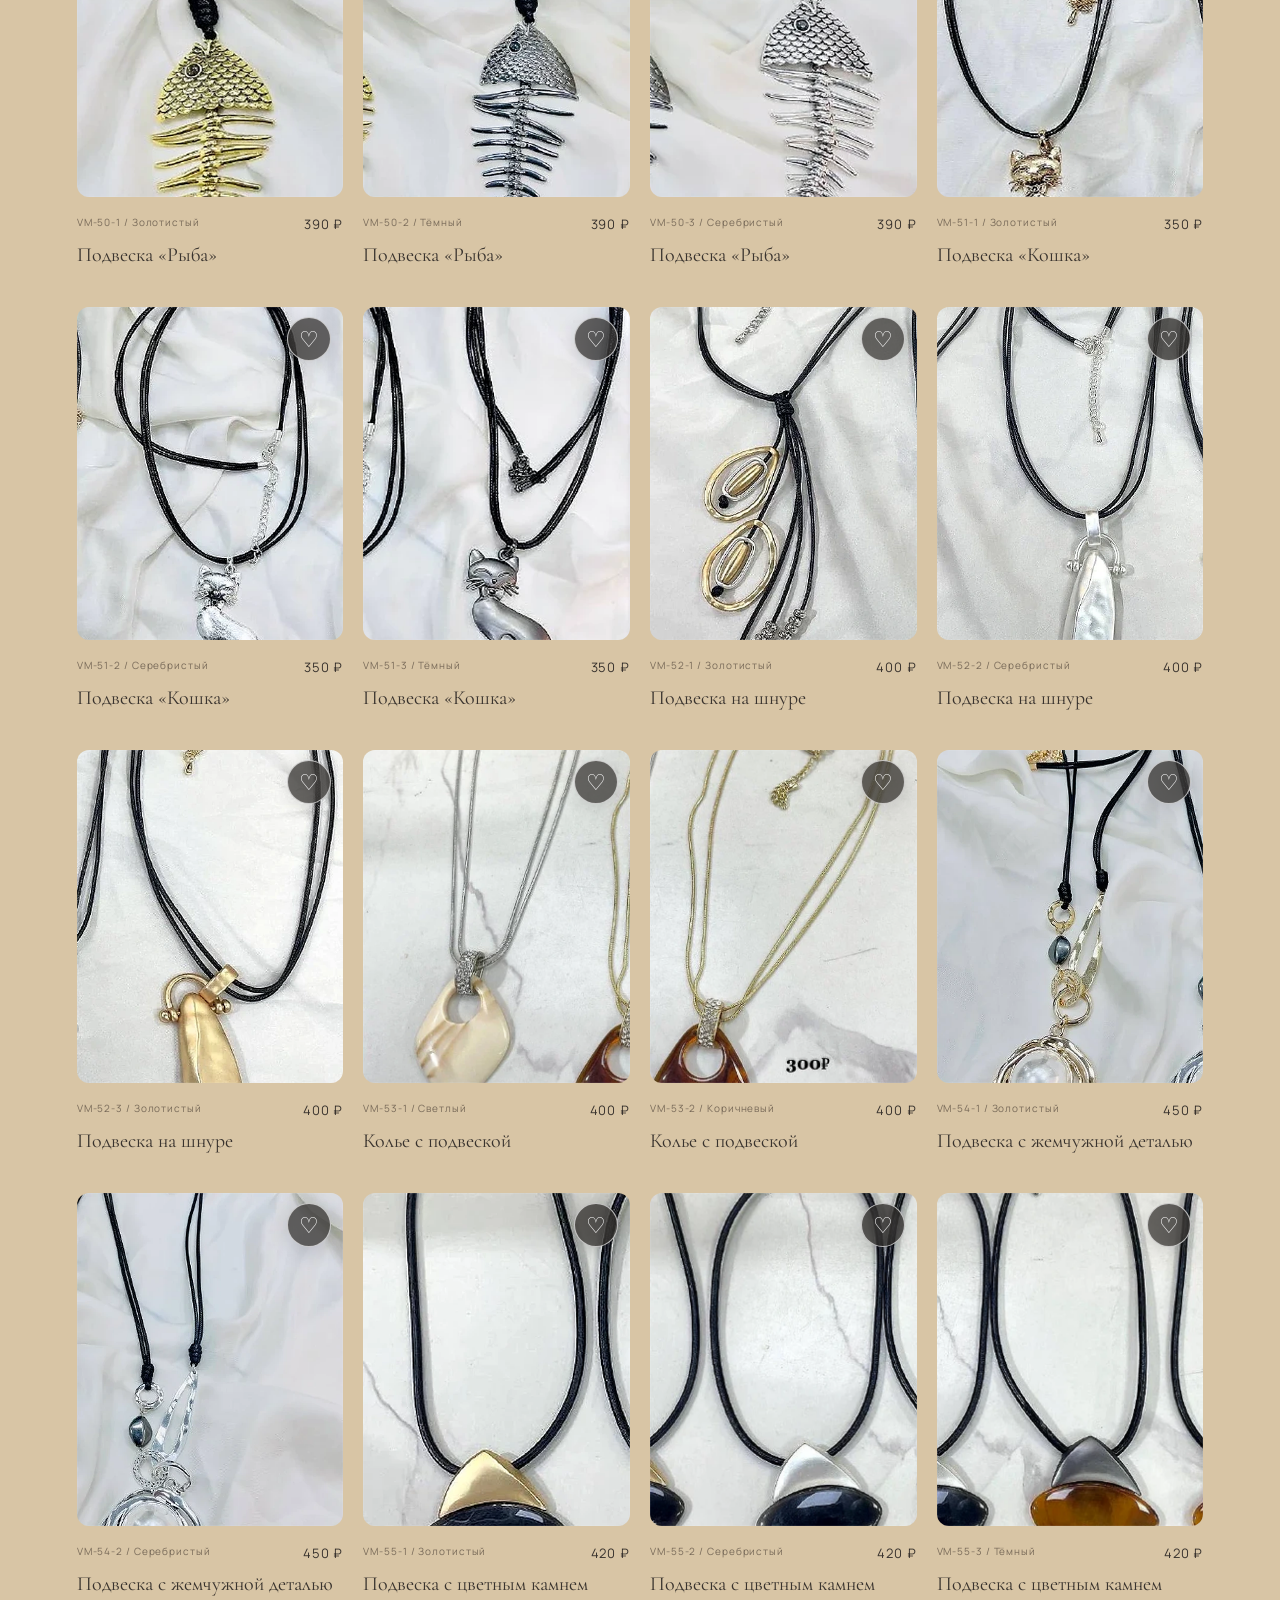
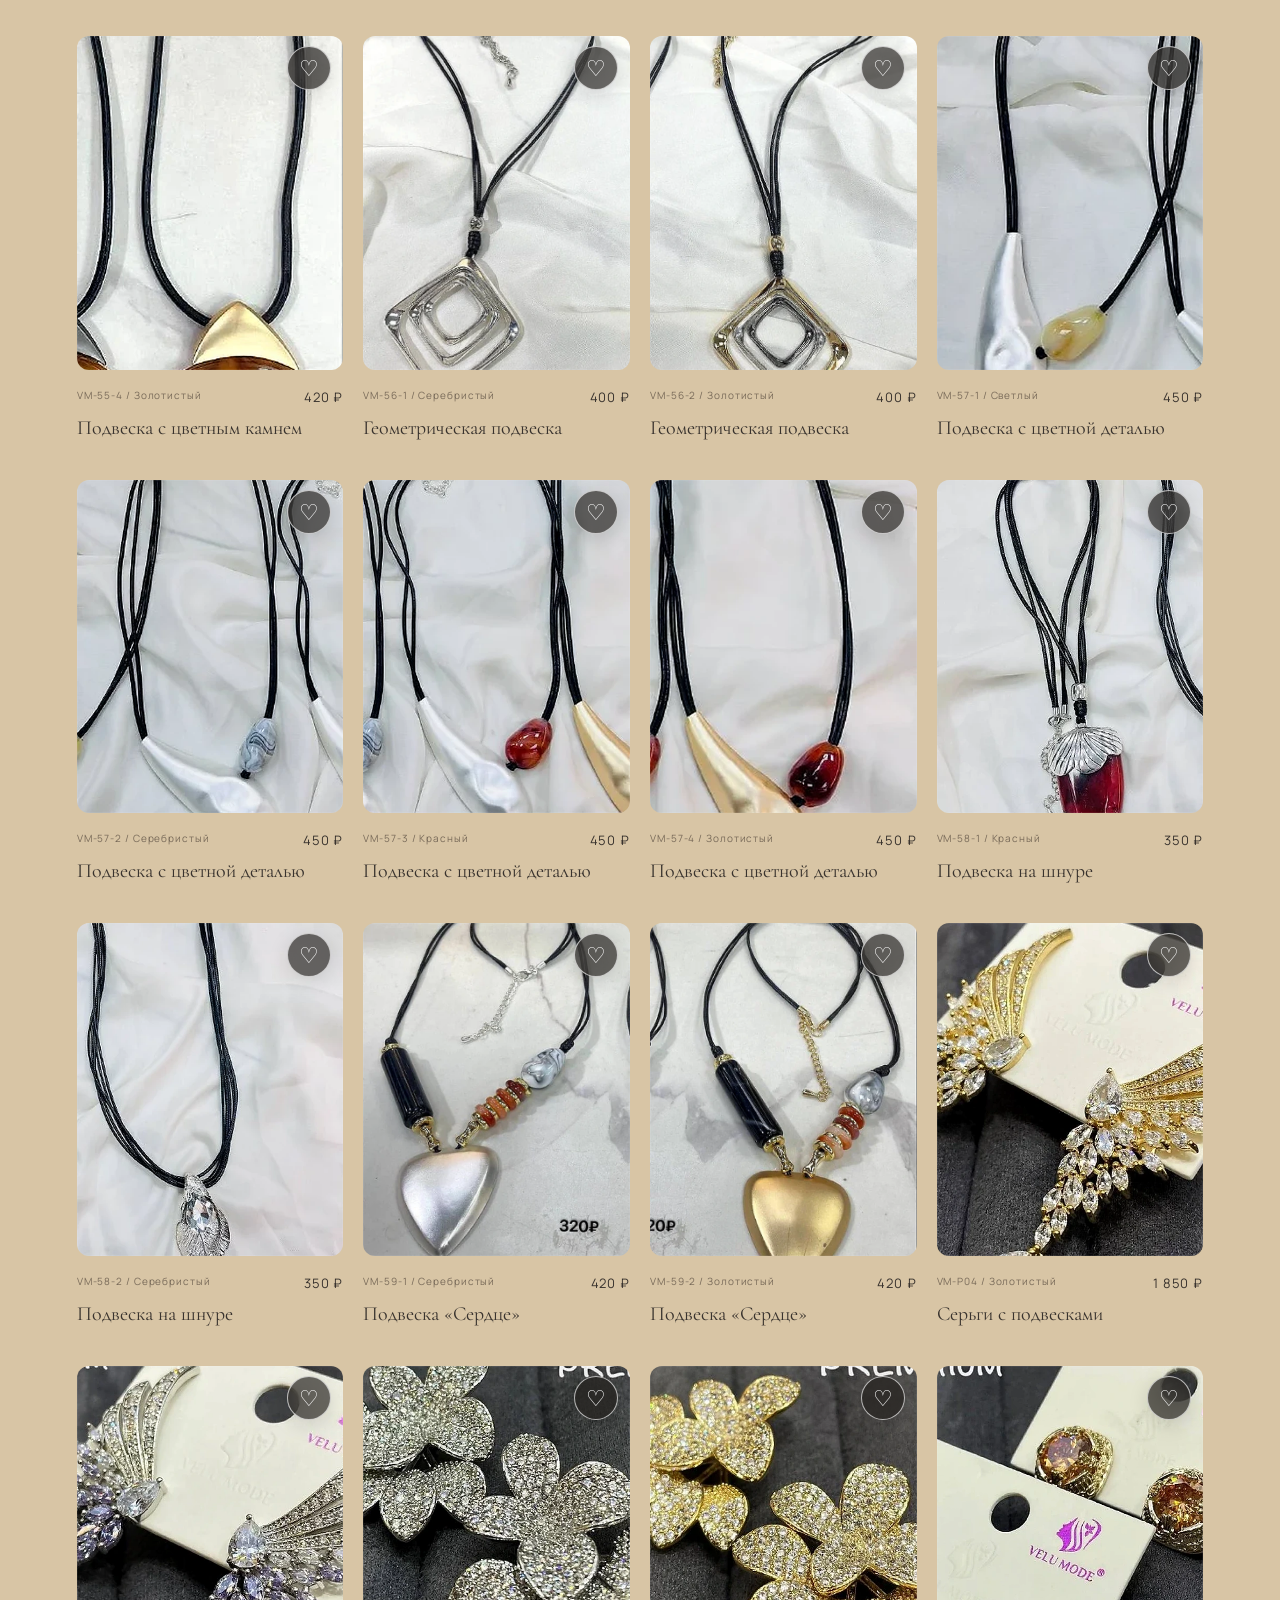
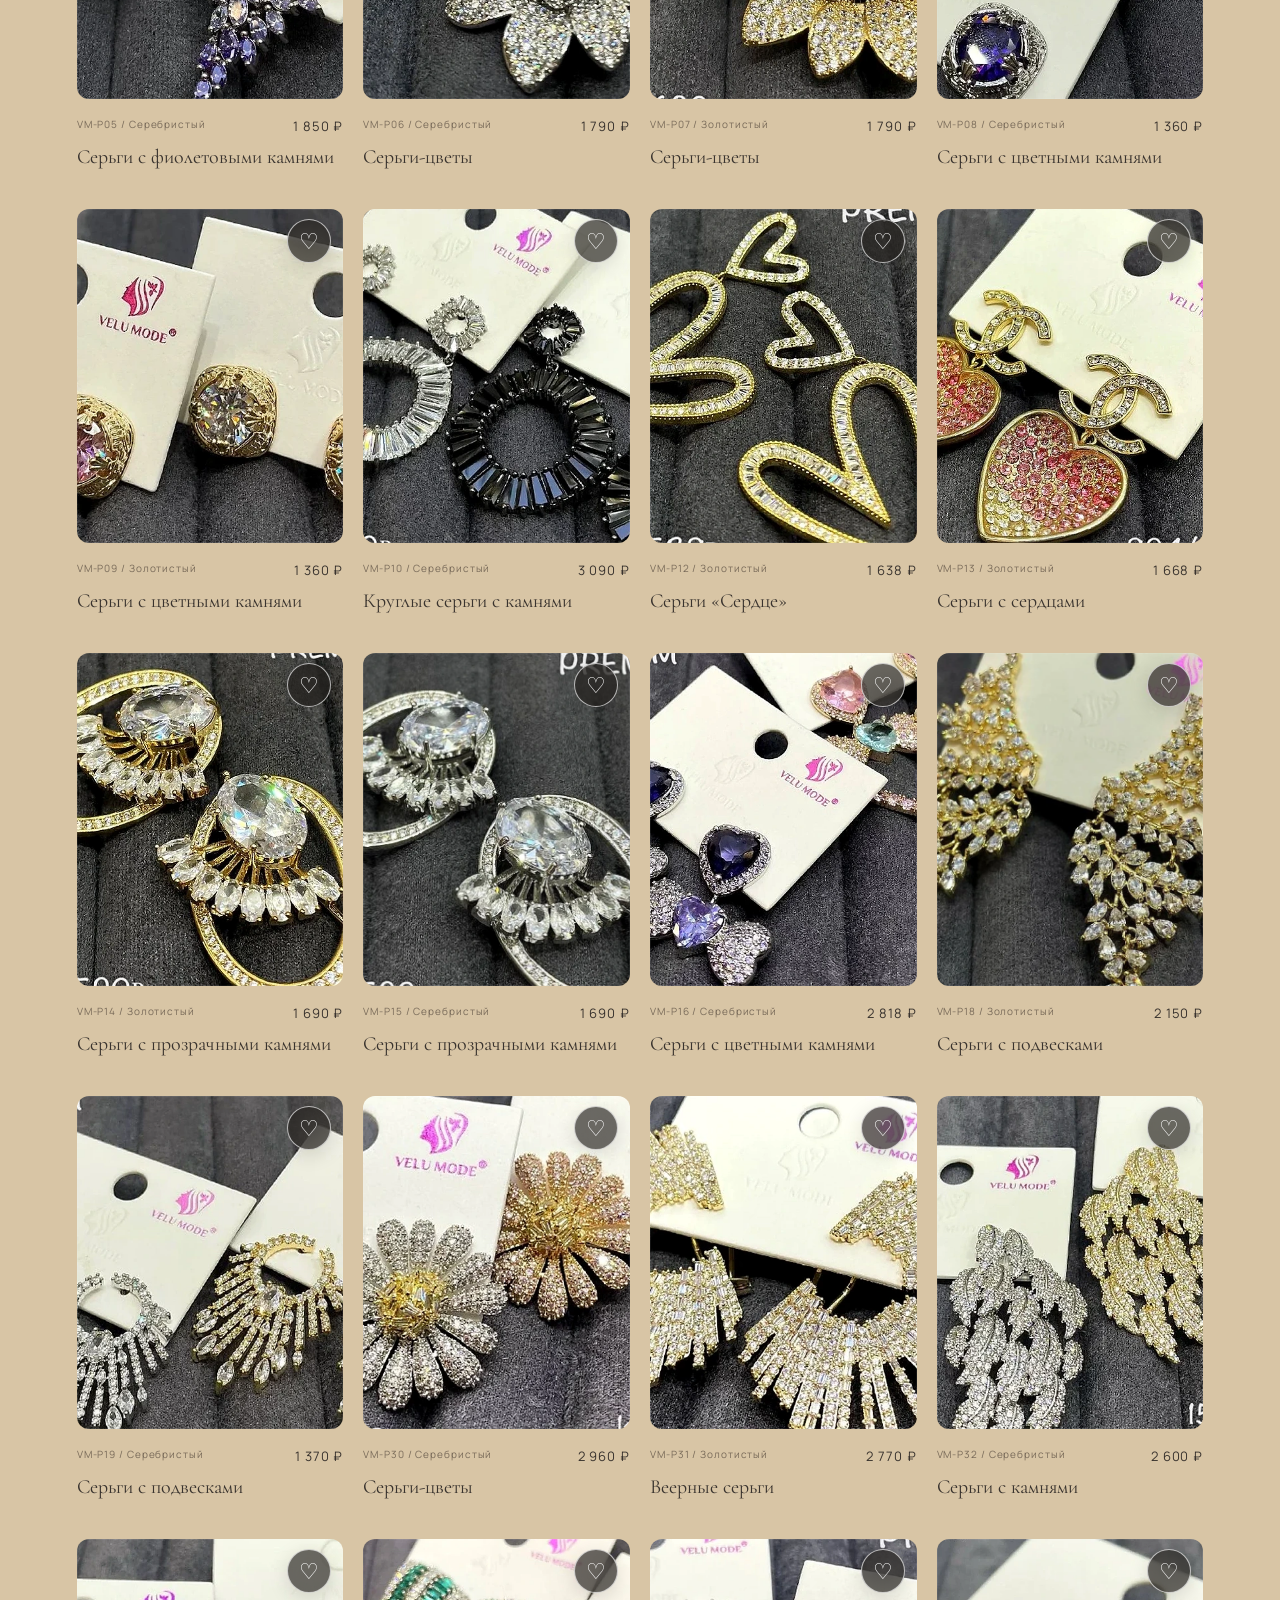
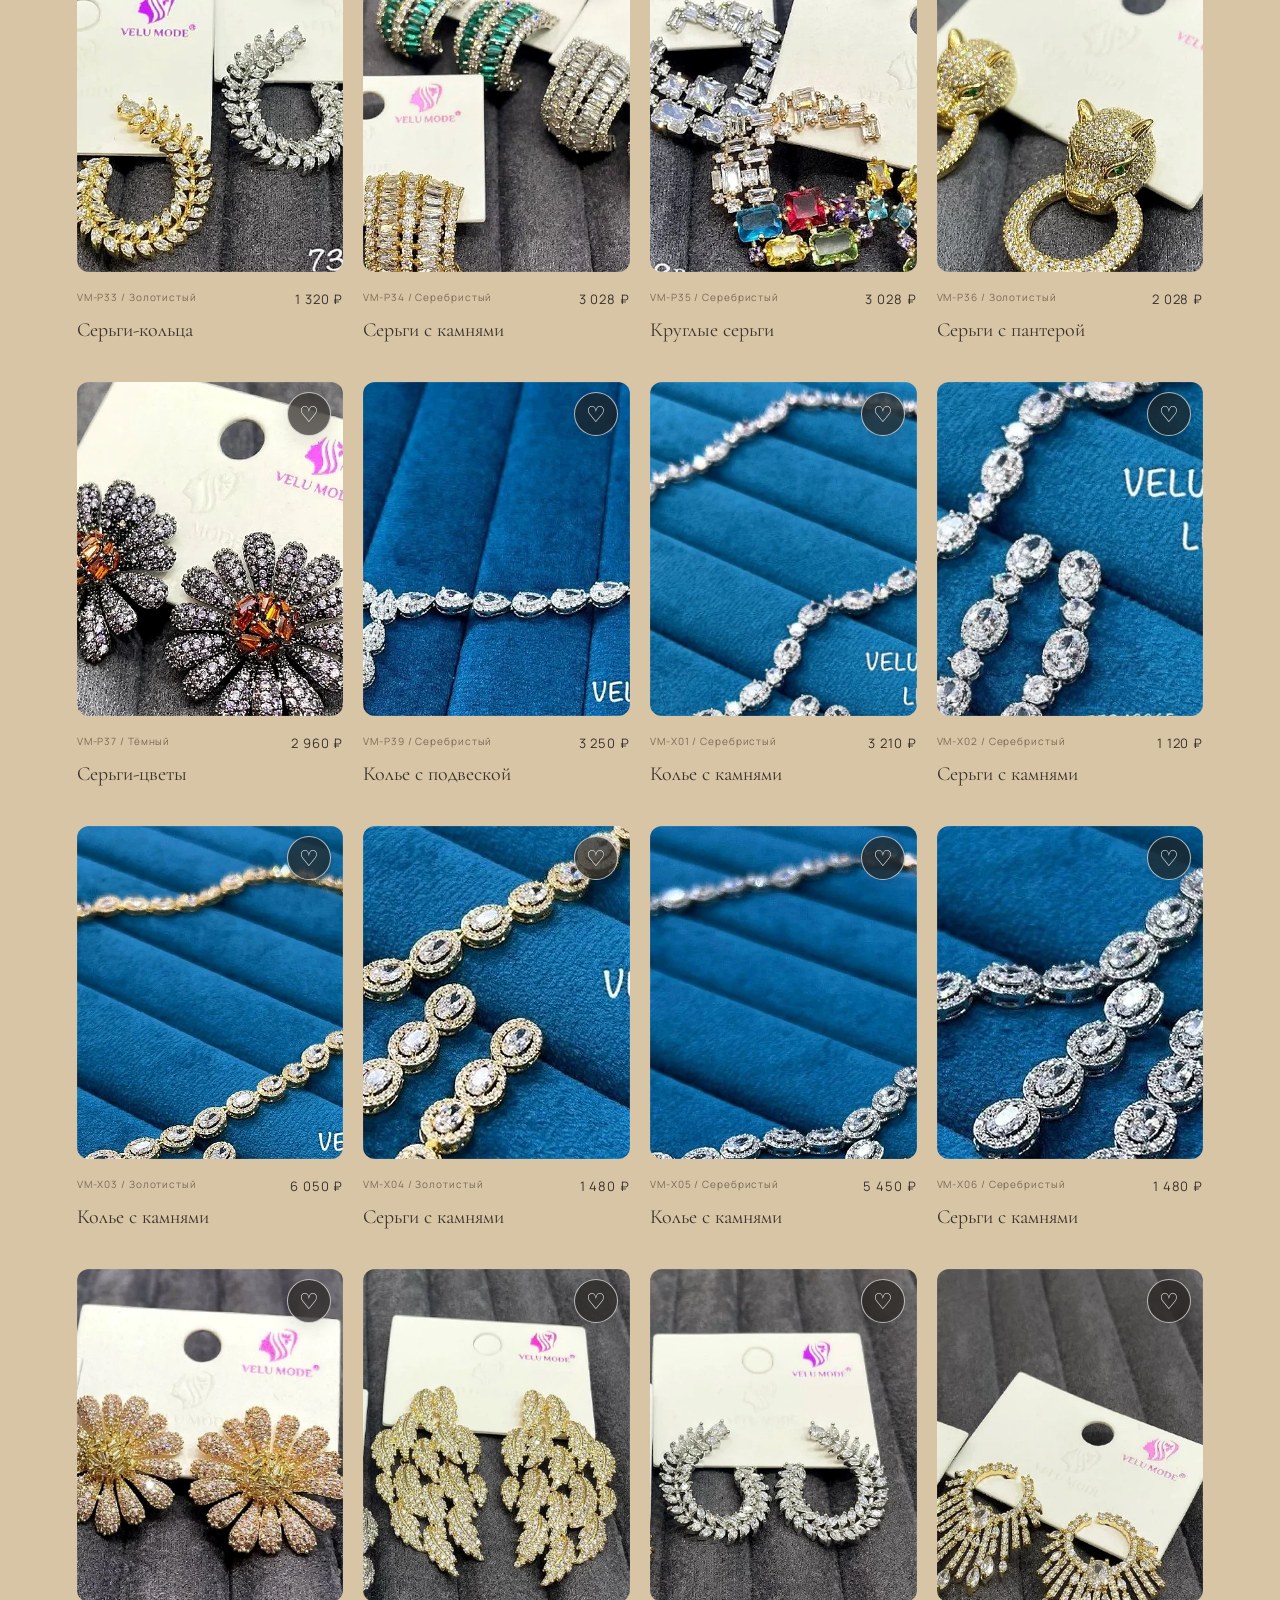
<file: old/index.html>
<!doctype html><html lang="ru"><head><base href="../"><meta charset="utf-8"><meta name="viewport" content="width=device-width,initial-scale=1,viewport-fit=cover"><meta name="description" content="Украшения VELU MODE — детали, которые создают настроение."><meta name="theme-color" content="#171613"><title>VELU MODE — украшения с характером</title><link rel="stylesheet" href="old/style.css"></head><body><header><a class="logo" href="old/#top">VELU <span>MODE</span></a><nav aria-label="Основная навигация"><a href="old/#catalog">Коллекция</a><a href="old/#about">Философия</a><button class="nav-stylist" data-open-stylist>Стилист ✧</button></nav><div class="header-actions"><button id="menu-open" class="glass icon-btn menu-icon" aria-label="Выбрать категорию украшений">☰</button><button id="bag" class="glass icon-btn" aria-label="Открыть избранное">♡ <span id="count">0</span></button><button id="cart-open" class="glass icon-btn" aria-label="Открыть корзину">🛍 <span id="cart-count">0</span></button></div></header><main id="top"><section class="hero cinematic" id="experience"><canvas id="jewel-canvas" aria-hidden="true"></canvas><div class="cinematic-copy"><p class="eyebrow">VELU MODE / JEWELRY EDITION</p><h1>УКРАШЕНИЯ,<br><em>КОТОРЫЕ ГОВОРЯТ</em></h1><p class="intro">Найдите деталь, которая подчеркнёт ваш стиль.</p><a class="button glass" href="old/#catalog">СМОТРЕТЬ КОЛЛЕКЦИЮ <span>↗</span></a></div><div class="hero-bottom">ЛИСТАЙТЕ ВНИЗ <span>↓</span></div></section><div class="marquee" aria-hidden="true"><div>THE BEAUTY OF DETAILS &nbsp; ✧ &nbsp; WEAR YOUR OWN STORY &nbsp; ✧ &nbsp; THE BEAUTY OF DETAILS &nbsp; ✧ &nbsp; WEAR YOUR OWN STORY &nbsp; ✧ &nbsp;</div></div><section class="catalog" id="catalog"><div class="section-head reveal"><div><p class="eyebrow">01 / КОЛЛЕКЦИЯ</p><h2>Найдите <em>своё.</em></h2><p>Выразительные детали на каждый день и для особенных моментов.</p></div><span class="note">КОЛЛЕКЦИЯ / 323</span></div><p id="category-label" class="category-label">Все украшения</p><div class="controls"><label><span class="sr">Поиск по артикулу</span><input id="search" placeholder="Поиск по артикулу или цвету"></label><select id="sort" aria-label="Сортировка товаров"><option value="featured">Рекомендуемые</option><option value="low">Сначала дешевле</option><option value="high">Сначала дороже</option></select></div><div id="grid" class="grid"></div><p id="empty" hidden>Ничего не найдено. Попробуйте другой запрос.</p></section><section class="stylist-banner reveal"><div><p class="eyebrow">ВАШ ЛИЧНЫЙ СТИЛИСТ / ✧</p><h2>Украшение,<br><em>которое почувствуете.</em></h2><p>Расскажите о своих предпочтениях — поможем найти подходящую деталь в коллекции.</p><button class="button glass" data-open-stylist>НАЙТИ СВОЁ УКРАШЕНИЕ <span>↗</span></button></div><div class="stylist-symbol" aria-hidden="true">✧</div></section><section class="editorial" aria-label="Из коллекции"><div class="editorial-intro reveal"><p class="eyebrow">THE EDIT / VELU MODE</p><h2>Искусство<br><em>деталей.</em></h2><p>Украшения, которые становятся частью вашей истории.</p><a href="old/#catalog">СМОТРЕТЬ КОЛЛЕКЦИЮ ↗</a></div><div class="editorial-photo editorial-photo-large reveal"><img src="add-searchj-120.webp" alt="Браслет из коллекции VELU MODE" loading="lazy"><span>01 / EVERYDAY OBJECTS</span></div><div class="editorial-photo editorial-photo-small reveal"><img src="add-searchj-100.webp" alt="Серьги из коллекции VELU MODE" loading="lazy"><span>02 / THE DETAILS</span></div></section><section class="about" id="about"><p class="eyebrow">02 / BRAND STORY</p><h2>THE BEAUTY IS<br><em>IN THE DETAILS.</em></h2><p>Украшения VELU MODE — это маленькие детали, которые помогают рассказать вашу историю. Выбирайте то, что отражает настроение, индивидуальность и красоту каждого момента.</p><a href="old/#catalog">СМОТРЕТЬ КОЛЛЕКЦИЮ ↗</a></section></main><footer><a class="logo" href="old/#top">VELU <span>MODE</span></a><p>Украшения для вашего настроения.</p><button class="text-button" data-open-stylist>СТИЛИСТ ✧</button><small>© VELU MODE</small></footer><dialog id="dialog"><form method="dialog"><button class="close" aria-label="Закрыть">×</button></form><p class="eyebrow">ВАША ПОДБОРКА</p><h2>Избранное</h2><div id="saved"></div></dialog><dialog id="category-menu" aria-labelledby="menu-title"><form method="dialog"><button class="close" aria-label="Закрыть меню">×</button></form><p class="eyebrow">VELU MODE / COLLECTION</p><h2 id="menu-title">Найдите <em>своё.</em></h2><div class="category-list"><button data-category="all">Все украшения <span>↗</span></button><button data-category="earrings">Серьги <span>↗</span></button><button data-category="bracelets">Браслеты <span>↗</span></button><button data-category="rings">Кольца <span>↗</span></button><button data-category="necklaces">Колье <span>↗</span></button><button data-category="pendants">Подвески <span>↗</span></button></div></dialog><dialog id="product-dialog" aria-labelledby="product-title"><form method="dialog"><button class="close" aria-label="Закрыть">×</button></form><div id="product-detail"></div></dialog><dialog id="cart-dialog" aria-labelledby="cart-title"><form method="dialog"><button class="close" aria-label="Закрыть">×</button></form><p class="eyebrow">ВАША ПОДБОРКА</p><h2 id="cart-title">Корзина</h2><div id="cart-items"></div><div id="cart-total"></div><p class="helper-note">Оформление заказа и оплата пока не подключены.</p></dialog><dialog id="stylist"><form method="dialog"><button class="close" aria-label="Закрыть помощника">×</button></form><p class="eyebrow">VELU MODE / PERSONAL STYLIST ✧</p><h2>Давайте найдём<br><em>вашу деталь.</em></h2><p class="stylist-description">Выберите предпочтения, и стилист подберёт украшения из доступной коллекции.</p><form id="stylist-form"><fieldset><legend>Какой оттенок вам ближе?</legend><div class="options"><label><input type="radio" name="color" value="any" checked><span>Любой</span></label><label><input type="radio" name="color" value="Золотистый"><span>Золотистый</span></label><label><input type="radio" name="color" value="Серебристый"><span>Серебристый</span></label></div></fieldset><label class="budget-label" for="budget">Бюджет до</label><select id="budget"><option value="100000">Любой бюджет</option><option value="800">800 ₽</option><option value="850">850 ₽</option><option value="900">900 ₽</option><option value="1500">1 500 ₽</option><option value="2000">2 000 ₽</option><option value="3500">3 500 ₽</option></select><button type="submit" class="button glass">ПОДОБРАТЬ <span>✧</span></button></form><div id="recommendations" aria-live="polite"></div><p class="helper-note">Подбор по вашим условиям и товарам каталога. Нейросеть пока не подключена.</p></dialog><script src="app.js"></script><script src="old/experience.js"></script></body></html>
</file>
<file: style.css>
@import url('https://fonts.googleapis.com/css2?family=Cormorant+Garamond:ital,wght@0,400;0,500;1,400&family=Manrope:wght@400;500;600&display=swap');:root{--cream:#f7f5f0;--ink:#24231f;--gold:#aa8a5e;--border:#ded9d0}*{box-sizing:border-box}html{scroll-behavior:smooth}body{margin:0;background:var(--cream);color:var(--ink);font-family:Manrope,Arial,sans-serif}a{color:inherit;text-decoration:none}button,input,select{font:inherit}button{cursor:pointer}header{height:76px;padding:0 6%;display:flex;align-items:center;justify-content:space-between;border-bottom:1px solid var(--border);position:relative;z-index:2}.logo{font-size:21px;letter-spacing:.19em;font-weight:600}.logo span{font-weight:400}nav{display:flex;gap:36px;font-size:11px;text-transform:uppercase;letter-spacing:.13em}header button{border:0;background:none;font-size:23px}header button span{font-size:11px}.hero{min-height:calc(100svh - 76px);display:grid;grid-template-columns:1fr 1fr;position:relative;padding:5% 6% 70px;gap:8%}.hero-copy{align-self:center}.eyebrow{font-size:10px;letter-spacing:.2em;font-weight:600}.hero h1,h2{font-family:'Cormorant Garamond',Georgia,serif;font-weight:400;line-height:.88}.hero h1{font-size:clamp(68px,9vw,148px);margin:35px 0}.hero h1 em,h2 em{font-weight:400;color:#9b805e}.intro{color:#77736a;line-height:1.8}.button{display:inline-flex;gap:45px;align-items:center;margin-top:35px;padding:19px 22px;background:#24231f;color:white;font-size:10px;letter-spacing:.15em}.hero-image{position:relative;min-height:520px;background:#e7e0d6;overflow:hidden}.hero-image img{width:100%;height:100%;position:absolute;object-fit:cover;filter:saturate(.7)}.hero-image span{position:absolute;bottom:20px;right:20px;font-size:9px;letter-spacing:.16em}.hero-bottom{position:absolute;bottom:24px;left:6%;font-size:9px;letter-spacing:.18em}.hero-bottom span{margin-left:20px}.catalog{padding:110px 6%}.section-head{display:flex;justify-content:space-between;align-items:end}.section-head h2,.about h2{font-size:clamp(55px,7vw,105px);margin:25px 0}.section-head p:not(.eyebrow){font-size:13px;color:#77736a}.note{font-size:9px;letter-spacing:.15em}.controls{display:flex;justify-content:space-between;margin:55px 0 25px;border-bottom:1px solid var(--border);padding-bottom:15px}.controls input,.controls select{border:0;background:transparent;padding:10px 0;outline-offset:4px;color:#555}.grid{display:grid;grid-template-columns:repeat(4,1fr);gap:20px}.photo{position:relative;background:#e9e4dc;aspect-ratio:4/5;overflow:hidden}.photo img{width:100%;height:100%;object-fit:cover;transition:transform .5s}.photo:hover img{transform:scale(1.04)}.heart{position:absolute;right:12px;top:10px;border:0;background:#f7f5f0df;width:44px;height:44px;border-radius:50%;font-size:22px}.heart.active{color:#9b694b}.product-meta{display:flex;justify-content:space-between;margin-top:18px;font-size:10px;letter-spacing:.06em;color:#777}.product-meta span:last-child{font-size:13px;color:#24231f}h3{font-weight:500;font-size:13px}.more{text-align:center;margin-top:80px;font-size:13px}.more a,.about a{display:inline-block;margin-top:15px;border-bottom:1px solid;padding-bottom:8px;font-size:10px;letter-spacing:.15em}.about{background:#22211e;color:#f5f0e7;padding:110px 12%;text-align:center}.about p:not(.eyebrow){max-width:480px;margin:30px auto;color:#bbb5aa;line-height:1.9;font-size:13px}footer{padding:55px 6%;display:flex;align-items:center;justify-content:space-between;gap:25px;font-size:10px}footer p{color:#777}footer small{color:#999}dialog{border:0;background:var(--cream);padding:45px;max-width:90vw;width:450px}dialog::backdrop{background:#0008}.close{float:right;border:0;background:none;font-size:30px}.sr{position:absolute;width:1px;height:1px;overflow:hidden;clip:rect(0,0,0,0)}@media(max-width:700px){header{height:64px;padding:0 5%}nav{display:none}.hero{padding:35px 5% 55px;grid-template-columns:1fr;gap:30px}.hero-copy{order:2}.hero h1{margin:20px 0;font-size:clamp(64px,17vw,100px)}.hero-image{order:1;min-height:0;aspect-ratio:1/1}.hero-bottom{display:none}.button{margin-top:20px}.catalog{padding:80px 5%}.section-head{display:block}.note{display:block;margin-top:30px}.grid{grid-template-columns:repeat(2,minmax(0,1fr));gap:24px 12px}.product-meta{display:block;line-height:1.7}.product-meta span{display:block}.about{padding:85px 7%}footer{align-items:start;flex-direction:column}.controls input{max-width:150px}dialog{padding:30px}}@media(prefers-reduced-motion:reduce){*{scroll-behavior:auto!important;transition:none!important}}
/* VELU MODE — dark editorial direction */
:root{--cream:#171613;--ink:#f5f0e8;--gold:#c8af8d;--border:#ffffff24}body{background:#171613;color:var(--ink)}header{height:78px;border-color:var(--border)}nav{align-items:center}nav a,.nav-stylist{color:#d7d0c6;transition:color .25s}.nav-stylist,.text-button{background:none;border:0;color:inherit;letter-spacing:.13em;font-size:10px}nav a:hover,.nav-stylist:hover,.text-button:hover{color:#d3b38a}.glass{background:linear-gradient(135deg,#ffffff1c,#ffffff08);border:1px solid #ffffff45;color:#f8f4ee;backdrop-filter:blur(18px);-webkit-backdrop-filter:blur(18px);box-shadow:inset 0 1px #ffffff25,0 12px 30px #0002;transition:background .3s,border-color .3s,transform .3s}.glass:hover{background:#ffffff30;border-color:#ffffff80;transform:translateY(-3px)}.icon-btn{width:50px;height:50px;border-radius:50%;font-size:22px}.icon-btn span{font-size:10px}.hero{min-height:calc(100svh - 78px);padding-top:5%;overflow:hidden}.hero:before{content:'';position:absolute;width:45vw;height:45vw;left:-20vw;top:10%;border:1px solid #bfa78920;border-radius:50%;pointer-events:none}.hero h1{font-size:clamp(65px,8vw,132px);line-height:.91}.hero h1 em,h2 em{color:#c5aa87}.eyebrow{color:#c2aa89}.intro{color:#c0b8ac}.hero-actions{display:flex;align-items:center;gap:28px;flex-wrap:wrap}.button{cursor:pointer;align-items:center;justify-content:space-between;min-height:54px}.text-button{min-height:44px}.text-button span{color:#c8ae8a;margin-left:8px}.hero-image{overflow:visible;background:transparent;min-height:510px;display:flex;align-items:center;justify-content:center}.image-frame{position:absolute;inset:0 5% 0 10%;overflow:hidden;background:#4b4037;animation:float 8s ease-in-out infinite}.hero-image img{filter:saturate(.55) brightness(.72);transition:transform 1.2s;object-fit:cover}.hero-image:hover img{transform:scale(1.07)}.image-shine{position:absolute;inset:-50%;background:linear-gradient(115deg,transparent 42%,#fff2 50%,transparent 58%);transform:translateX(-65%);animation:shine 9s ease-in-out infinite}.image-index{z-index:2;color:#f3eee7!important;bottom:20px!important;right:9%!important}.hero-orbit{position:absolute;width:90%;aspect-ratio:1;border:1px solid #d2bb993d;border-radius:50%;transform:rotate(-18deg) scaleY(.72);pointer-events:none}.hero-bottom{color:#aa9f90}.marquee{border-block:1px solid var(--border);overflow:hidden;padding:19px 0;color:#ae9a80;font-size:9px;letter-spacing:.3em;white-space:nowrap}.marquee div{width:max-content;animation:marquee 28s linear infinite}.catalog{padding-top:125px}.section-head p:not(.eyebrow){color:#aaa297}.note,.product-meta{color:#a49a8d}.controls{border-color:var(--border)}.controls input,.controls select{color:#e6ded2}.controls input::placeholder{color:#92897e}.controls select option,#budget option{background:#292620;color:white}.photo{background:#3b342e}.photo img{filter:saturate(.65) brightness(.83);transition:transform .8s,filter .8s}.photo:hover img{transform:scale(1.07);filter:saturate(.8) brightness(.95)}.photo-number{position:absolute;left:15px;bottom:15px;color:white;letter-spacing:.14em;font-size:9px}.heart{background:#211e1ba8;color:white}.heart.active{color:#e9b6a1}.product{animation:rise .7s both;animation-delay:var(--delay)}.product-meta span:last-child{color:#f4eee5}.stylist-banner{min-height:460px;padding:100px 10%;background:#2d2924;display:flex;align-items:center;justify-content:space-between;overflow:hidden}.stylist-banner>div:first-child{position:relative;z-index:1}.stylist-banner h2{font-size:clamp(52px,6vw,95px);margin:30px 0}.stylist-banner p:not(.eyebrow){max-width:400px;color:#bcb2a5;line-height:1.8;font-size:13px}.stylist-symbol{font-family:Georgia,serif;font-size:clamp(150px,28vw,400px);line-height:1;color:#b59d7a;opacity:.32;animation:rotate 30s linear infinite}.about{background:#1c1a17}.about p:not(.eyebrow){color:#bdb2a3}footer{border-top:1px solid var(--border)}footer p,footer small{color:#a59b8f}dialog{background:#211f1b;color:#f5efe6;border:1px solid #ffffff30;box-shadow:0 20px 80px #0009;max-height:90svh;overflow:auto}dialog h2{font-size:55px;margin:25px 0}dialog h2 em{color:#c5aa87}dialog::backdrop{background:#000b;backdrop-filter:blur(6px)}.close{color:white;min-width:44px;min-height:44px}.stylist-description,.helper-note{color:#b7ac9f;font-size:12px;line-height:1.7}.helper-note{font-size:10px;margin-top:28px}.options{display:flex;flex-wrap:wrap;gap:8px}fieldset{border:0;padding:0;margin:30px 0 25px}legend,.budget-label{font-size:11px;letter-spacing:.05em;margin-bottom:12px}.options label{cursor:pointer}.options input{position:absolute;opacity:0}.options span{display:block;border:1px solid #ffffff30;padding:12px 15px;font-size:11px}.options input:checked+span{background:#d3b893;color:#211f1b;border-color:#d3b893}.options input:focus-visible+span{outline:2px solid white;outline-offset:3px}#budget{display:block;width:100%;background:#ffffff0a;border:1px solid #ffffff30;color:white;padding:14px;margin:0 0 22px}#stylist-form .button{width:100%;margin:0}.saved-item{display:flex;gap:16px;align-items:center;border-bottom:1px solid #ffffff22;padding:12px 0;font-size:13px}.saved-item img{width:64px;height:70px;object-fit:cover}.saved-item small{color:#b9ac9c;line-height:2}#recommendations{margin-top:30px}.reveal{opacity:0;transform:translateY(24px);transition:opacity .8s ease,transform .8s ease}.reveal.visible{opacity:1;transform:translateY(0)}:focus-visible{outline:2px solid #d8bc93;outline-offset:4px}@keyframes rise{from{opacity:0;transform:translateY(20px)}to{opacity:1;transform:translateY(0)}}@keyframes float{50%{transform:translateY(-10px)}}@keyframes shine{0%,15%{transform:translateX(-65%)}45%,100%{transform:translateX(65%)}}@keyframes marquee{to{transform:translateX(-50%)}}@keyframes rotate{to{transform:rotate(360deg)}}@media(max-width:700px){header{height:64px}.hero{min-height:auto}.hero-image{min-height:0;aspect-ratio:1/1}.image-frame{inset:0 5%}.hero-copy{padding:0 0 15px}.hero h1{font-size:clamp(61px,15vw,100px)}.hero-actions{gap:5px 20px}.stylist-banner{min-height:400px;padding:75px 7%;position:relative}.stylist-symbol{position:absolute;right:-30px;bottom:0}.stylist-banner h2{font-size:clamp(49px,11vw,75px)}.catalog{padding-top:85px}dialog{width:min(450px,94vw);padding:28px}dialog h2{font-size:46px}.hero-bottom{display:none}}@media(prefers-reduced-motion:reduce){*,*::before,*::after{animation:none!important;transition:none!important;scroll-behavior:auto!important}.reveal{opacity:1;transform:none}}
.header-actions{display:flex;gap:8px}.product-open{display:block;border:0;padding:0;width:100%;height:100%;background:none;cursor:pointer}.product-open img{display:block}.product-open:focus-visible{outline:2px solid #d8bc93;outline-offset:-4px}.product-open:hover img{transform:scale(1.07)}#product-dialog{width:min(960px,94vw);max-width:960px;padding:36px}.detail-layout{display:grid;grid-template-columns:1fr 1fr;gap:45px;align-items:center}.detail-image{width:100%;max-height:70svh;object-fit:cover}.detail-copy h2{line-height:1;font-size:clamp(42px,5vw,70px)}.detail-price{font-size:20px;color:#d6bb94}.detail-description{color:#d1c6b8;line-height:1.9;font-size:14px}.detail-add{width:100%}.added-message{min-height:1.5em;color:#d6bb94;font-size:12px}#cart-dialog{width:min(550px,94vw);max-width:550px}.cart-item{display:flex;gap:18px;border-bottom:1px solid #ffffff24;padding:18px 0}.cart-item img{width:90px;height:100px;object-fit:cover}.cart-item strong{font-weight:500;font-size:13px}.cart-item p{font-size:12px;color:#b8aa99}.quantity{display:flex;align-items:center;gap:12px}.quantity button{border:1px solid #ffffff35;color:white;background:#ffffff0b;min-height:36px;min-width:36px}.quantity .remove-item{border:0;background:transparent;color:#b8aa99;font-size:11px}.cart-total{display:flex;justify-content:space-between;padding:25px 0;font-size:16px}.cart-total strong{font-weight:500}@media(max-width:700px){.header-actions{gap:4px}.icon-btn{width:44px;height:44px}#product-dialog{padding:20px}.detail-layout{grid-template-columns:1fr;gap:20px}.detail-image{max-height:42svh}.detail-copy h2{font-size:42px;margin:16px 0}.detail-add{margin-top:12px}}
#category-menu{width:min(560px,94vw);max-width:560px;padding:50px;background:#211e1a}#category-menu h2{font-size:clamp(55px,8vw,82px);margin:38px 0}.category-list{display:grid;border-top:1px solid #ffffff2b}.category-list button{display:flex;justify-content:space-between;align-items:center;border:0;border-bottom:1px solid #ffffff2b;background:transparent;color:#f7f0e8;font-family:'Cormorant Garamond',Georgia,serif;font-size:28px;text-align:left;padding:20px 0;transition:color .3s,padding .3s}.category-list button:hover{color:#d1b48c;padding-left:12px}.category-list button span{font-family:Manrope,Arial,sans-serif;font-size:15px;color:#b99d7a}.category-label{font-family:'Cormorant Garamond',Georgia,serif;font-size:28px;color:#d2b996;margin:44px 0 -35px}.menu-icon{font-size:20px}header{background:#171613e8;backdrop-filter:blur(16px);-webkit-backdrop-filter:blur(16px)}.logo{letter-spacing:.22em}.logo span{color:#c3a984}.hero-copy h1{letter-spacing:-.035em}.hero-image .image-frame{box-shadow:0 35px 100px #0008}.photo:after{content:'';position:absolute;inset:0;pointer-events:none;border:1px solid #ffffff14;transition:border-color .4s}.photo:hover:after{border-color:#d9c3a26b}.product-meta{letter-spacing:.09em}.product h3{font-family:'Cormorant Garamond',Georgia,serif;font-size:20px;font-weight:400}.category-list button{animation:menu-arrive .6s both}.category-list button:nth-child(2){animation-delay:.06s}.category-list button:nth-child(3){animation-delay:.12s}.category-list button:nth-child(4){animation-delay:.18s}@keyframes menu-arrive{from{opacity:0;transform:translateY(12px)}to{opacity:1;transform:translateY(0)}}@media(max-width:700px){#category-menu{padding:30px}.category-label{margin:35px 0 -35px}.product h3{font-size:17px}.header-actions{gap:3px}}
/* Champagne editorial refresh */
:root{--cream:#F5F0E8;--ink:#39332E;--gold:#A68B62;--border:#D8C5A5}body{background:#F5F0E8;color:#39332E}header{background:#39332E;color:#F5F0E8;border-color:#A68B62;position:relative}nav a,.nav-stylist{color:#F5F0E8}.cinematic{display:block;min-height:calc(100svh - 78px);padding:0;background:#39332E;color:#F5F0E8;text-align:center;isolation:isolate}.cinematic:before{display:none}#jewel-canvas{position:absolute;inset:0;width:100%;height:100%;z-index:-1}.cinematic-copy{position:absolute;inset:0;display:flex;align-items:center;justify-content:center;flex-direction:column;pointer-events:none;padding:25px}.cinematic-copy>*{pointer-events:auto}.cinematic h1{font-size:clamp(43px,7vw,110px);letter-spacing:.015em;line-height:.96;text-shadow:0 2px 28px #39332E;margin:28px 0}.cinematic h1 em{font-weight:400;color:#D8C5A5}.cinematic .intro{color:#F5F0E8}.cinematic .button{border-color:#D8C5A5}.marquee{color:#A68B62;border-color:#D8C5A5}.catalog{background:#F5F0E8}.section-head p:not(.eyebrow),.product-meta,.note{color:#786a59}.category-label{color:#A68B62}.controls input,.controls select{color:#39332E}.controls input::placeholder{color:#786a59}.photo{background:#D8C5A5}.photo img{filter:none}.photo:hover img{filter:none}.product{transition:transform .5s}.product:hover{transform:translateY(-7px)}.product-meta span:last-child{color:#39332E}.product-open:after{content:'ПОДРОБНЕЕ ↗';position:absolute;left:15px;bottom:15px;color:#39332E;background:#F5F0E8;padding:12px 15px;font-size:9px;letter-spacing:.12em;opacity:0;transform:translateY(6px);transition:.35s}.product-open:hover:after,.product-open:focus-visible:after{opacity:1;transform:none}.photo-number{display:none}.stylist-banner{background:#D8C5A5;color:#39332E}.stylist-banner p:not(.eyebrow){color:#39332E}.stylist-banner .glass{color:#39332E;border-color:#A68B62}.editorial{padding:110px 6%;display:grid;grid-template-columns:1fr 1.15fr .7fr;gap:4%;align-items:center;background:#F5F0E8}.editorial h2{font-size:clamp(48px,6vw,95px);margin:25px 0}.editorial p{line-height:1.8}.editorial a{font-size:10px;letter-spacing:.14em;border-bottom:1px solid;padding-bottom:10px}.editorial-photo img{width:100%;display:block;object-fit:cover}.editorial-photo-large img{aspect-ratio:4/5}.editorial-photo-small img{aspect-ratio:3/4}.editorial-photo span{display:block;font-size:9px;letter-spacing:.16em;margin-top:14px;color:#A68B62}.about{background:#39332E;color:#F5F0E8}.about p:not(.eyebrow){color:#D8C5A5}footer{background:#F5F0E8;color:#39332E;border-color:#D8C5A5}footer p,footer small{color:#786a59}@media(max-width:700px){.cinematic{min-height:calc(100svh - 64px)}.cinematic h1{font-size:clamp(40px,10vw,66px)}.editorial{padding:80px 5%;grid-template-columns:1fr 1fr;gap:30px 15px}.editorial-intro{grid-column:1/-1}.editorial-photo-small{margin-top:50px}}

/* Champagne catalog */
.catalog{background:#D8C5A5}.catalog .controls{border-color:#A68B62}.catalog .photo{background:#F5F0E8}

/* Clearer controls and a consistent jewelry-inspired finish */
.button{border-radius:999px;padding:18px 26px;font-weight:600;letter-spacing:.1em;box-shadow:0 10px 28px #39332e20,inset 0 1px #ffffff4d;transition:transform .25s ease,box-shadow .25s ease,background .25s ease}
.button:hover{transform:translateY(-3px);box-shadow:0 16px 32px #39332e35,inset 0 1px #ffffff6b}
.button:active,.icon-btn:active,.heart:active{transform:scale(.96)}
.cinematic .button{background:#39332e99;color:#fff;border-color:#e2ceb0}
.header-actions .icon-btn{background:linear-gradient(145deg,#ffffff24,#ffffff08);border:1px solid #ffffff55;box-shadow:inset 0 1px #ffffff40,0 5px 15px #0002}
.header-actions .icon-btn:hover{background:#d8c5a540;border-color:#f5f0e8}
nav a,.nav-stylist{position:relative;padding:12px 0}nav a:after,.nav-stylist:after{content:'';position:absolute;left:0;right:0;bottom:5px;height:1px;background:#d8c5a5;transform:scaleX(0);transition:transform .25s}nav a:hover:after,.nav-stylist:hover:after{transform:scaleX(1)}
.catalog .controls{gap:12px;border:0;padding:0;align-items:stretch}.controls label{flex:1}.controls input,.controls select{width:100%;min-height:52px;border:1px solid #9b835f80;border-radius:12px;background:#f8f3ebaa;padding:0 17px;color:#39332e}.controls input:focus,.controls select:focus{outline:2px solid #816b4a;outline-offset:2px}.controls select{width:auto;min-width:200px;cursor:pointer}
.photo{border-radius:12px}.photo img{transition:transform .6s ease}.product-open:after{border-radius:30px;box-shadow:0 5px 15px #0002}.heart{border:1px solid #ffffffa8;box-shadow:0 5px 20px #0002;transition:transform .25s,background .25s}.heart:hover{transform:scale(1.08);background:#39332ed9}.product h3{line-height:1.2;margin-top:10px}.product-meta{gap:8px}
.category-list button{border-radius:8px;padding-left:12px;padding-right:12px}.category-list button:hover{background:#ffffff0d;padding-left:20px}.quantity button{border-radius:50%}.quantity .remove-item{border-radius:999px;padding:0 12px}.quantity .remove-item:hover{background:#ffffff16;color:white}.close{border-radius:50%;transition:background .2s}.close:hover{background:#ffffff1c}.options span{border-radius:999px}.options span:hover{border-color:#d8c5a5}
@media(max-width:700px){.controls{flex-direction:column}.controls input,.controls select{width:100%;max-width:none}.catalog .controls{margin-top:50px}.product-open:after{content:'ПОДРОБНЕЕ ↗';opacity:1;transform:none;left:8px;bottom:8px;padding:8px 10px;font-size:8px}.button{min-height:50px}.cinematic-copy{padding:20px}}
/* Floating necklace photographic scene; replace .jewel-image with a model when available. */
.floating-experience{display:grid;grid-template-columns:1fr 1fr;gap:4%;align-items:center;text-align:left;background:#F5F0E8;color:#39332E;padding:5% 8% 70px;min-height:calc(100svh - 78px);overflow:hidden}
.floating-copy{position:relative;inset:auto;align-items:flex-start;order:0;padding:0;z-index:2}.floating-experience h1{color:#39332E;text-shadow:none;font-size:clamp(54px,6.7vw,105px);letter-spacing:0;margin:24px 0}.floating-experience h1 em{color:#A68B62}.floating-experience .intro{color:#39332E}.floating-experience .button{background:#39332E;color:#F5F0E8;border-color:#A68B62}.floating-experience .hero-bottom{color:#A68B62}
.floating-scene{order:1;position:relative;width:min(100%,510px);aspect-ratio:4/5;justify-self:center;perspective:1100px;--rx:0deg;--ry:0deg;--sx:0px;--sy:0px}.jewel-halo{position:absolute;inset:8%;border-radius:50%;background:radial-gradient(ellipse,#D8C5A580,transparent 72%)}.jewel-shadow{position:absolute;bottom:2%;left:23%;width:54%;height:6%;border-radius:50%;background:#A68B624d;filter:blur(16px);transform:translate(var(--sx),var(--sy));transition:transform 1s ease}.jewel-motion{position:absolute;inset:3% 10%;animation:jewel-float 9s ease-in-out infinite}.jewel-tilt{width:100%;height:100%;transform:rotateX(var(--rx)) rotateY(var(--ry));transition:transform .9s cubic-bezier(.2,.7,.2,1);transform-style:preserve-3d}.jewel-image{width:100%;height:100%;overflow:hidden;border-radius:48% 48% 43% 43%;box-shadow:0 24px 55px #39332E30}.jewel-image img{width:100%;height:100%;display:block;object-fit:cover;object-position:center}.jewel-reflection{position:absolute;inset:0;border-radius:inherit;pointer-events:none;background:linear-gradient(115deg,transparent 30%,#FFFFFF35 50%,transparent 68%);animation:jewel-light 11s ease-in-out infinite}.gold-dust{position:absolute;width:4px;height:4px;border-radius:50%;background:#A68B62;animation:jewel-dust 6s ease-in-out infinite}.dust-one{left:5%;top:26%}.dust-two{right:6%;top:20%;animation-delay:1.3s;background:#D8C5A5}.dust-three{left:8%;bottom:20%;animation-delay:2.6s}.dust-four{right:7%;bottom:27%;animation-delay:4s;background:#D8C5A5}
.floating-copy .eyebrow,.floating-copy h1,.floating-copy .intro,.floating-copy .discover-link{animation:jewel-copy .8s both}.floating-copy .eyebrow{animation-delay:.35s}.floating-copy h1{animation-delay:.65s}.floating-copy .intro{animation-delay:.95s}.floating-copy .discover-link{animation-delay:1.25s}.floating-experience.departing .jewel-motion{animation:jewel-depart .8s ease-in forwards}.floating-experience.departing:after{content:'';position:absolute;inset:0;pointer-events:none;background:linear-gradient(110deg,transparent,#D8C5A580,transparent);animation:jewel-flash .8s both}.floating-experience.scene-hidden .jewel-motion,.floating-experience.scene-hidden .jewel-reflection,.floating-experience.scene-hidden .gold-dust{animation-play-state:paused}
@keyframes jewel-float{0%,100%{transform:translateY(0) rotate(-1deg)}50%{transform:translateY(-13px) rotate(1deg)}}@keyframes jewel-light{0%,30%{transform:translateX(-120%)}75%,100%{transform:translateX(120%)}}@keyframes jewel-dust{0%,100%{opacity:.15;transform:translateY(0)}50%{opacity:.65;transform:translateY(-12px)}}@keyframes jewel-copy{from{opacity:0;transform:translateY(18px)}to{opacity:1;transform:translateY(0)}}@keyframes jewel-depart{to{transform:scale(1.25) translateY(-18%);opacity:0}}@keyframes jewel-flash{0%{opacity:0;transform:translateX(-60%)}50%{opacity:1}100%{opacity:0;transform:translateX(60%)}}
@media(max-width:700px){.floating-experience{grid-template-columns:1fr;gap:18px;padding:25px 7% 48px;min-height:calc(100svh - 64px)}.floating-scene{order:0;width:min(65vw,300px)}.floating-copy{order:1;padding:0}.floating-experience h1{font-size:clamp(42px,10vw,66px);margin:15px 0}.floating-experience .intro{margin:0}.floating-experience .button{margin-top:20px}}
@media(prefers-reduced-motion:reduce){.floating-experience *{animation:none!important;transition:none!important}}
</file>
